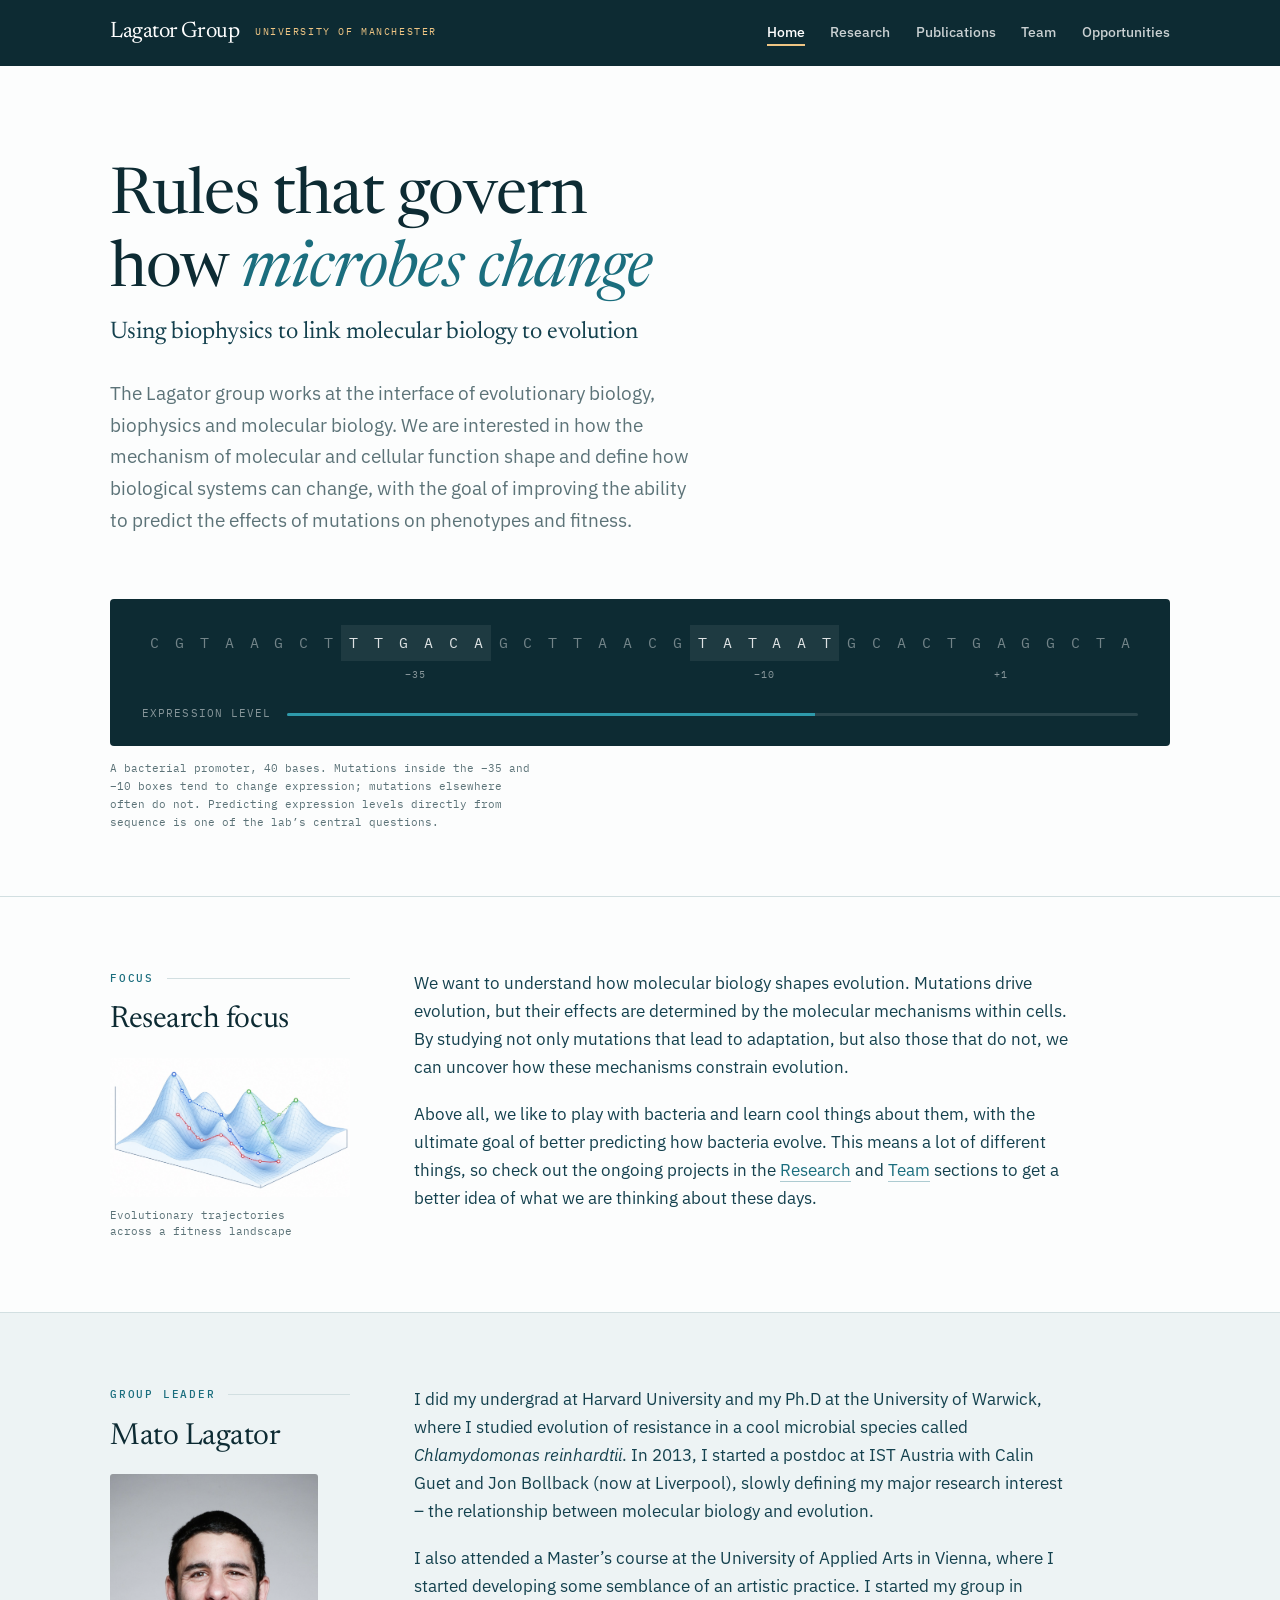
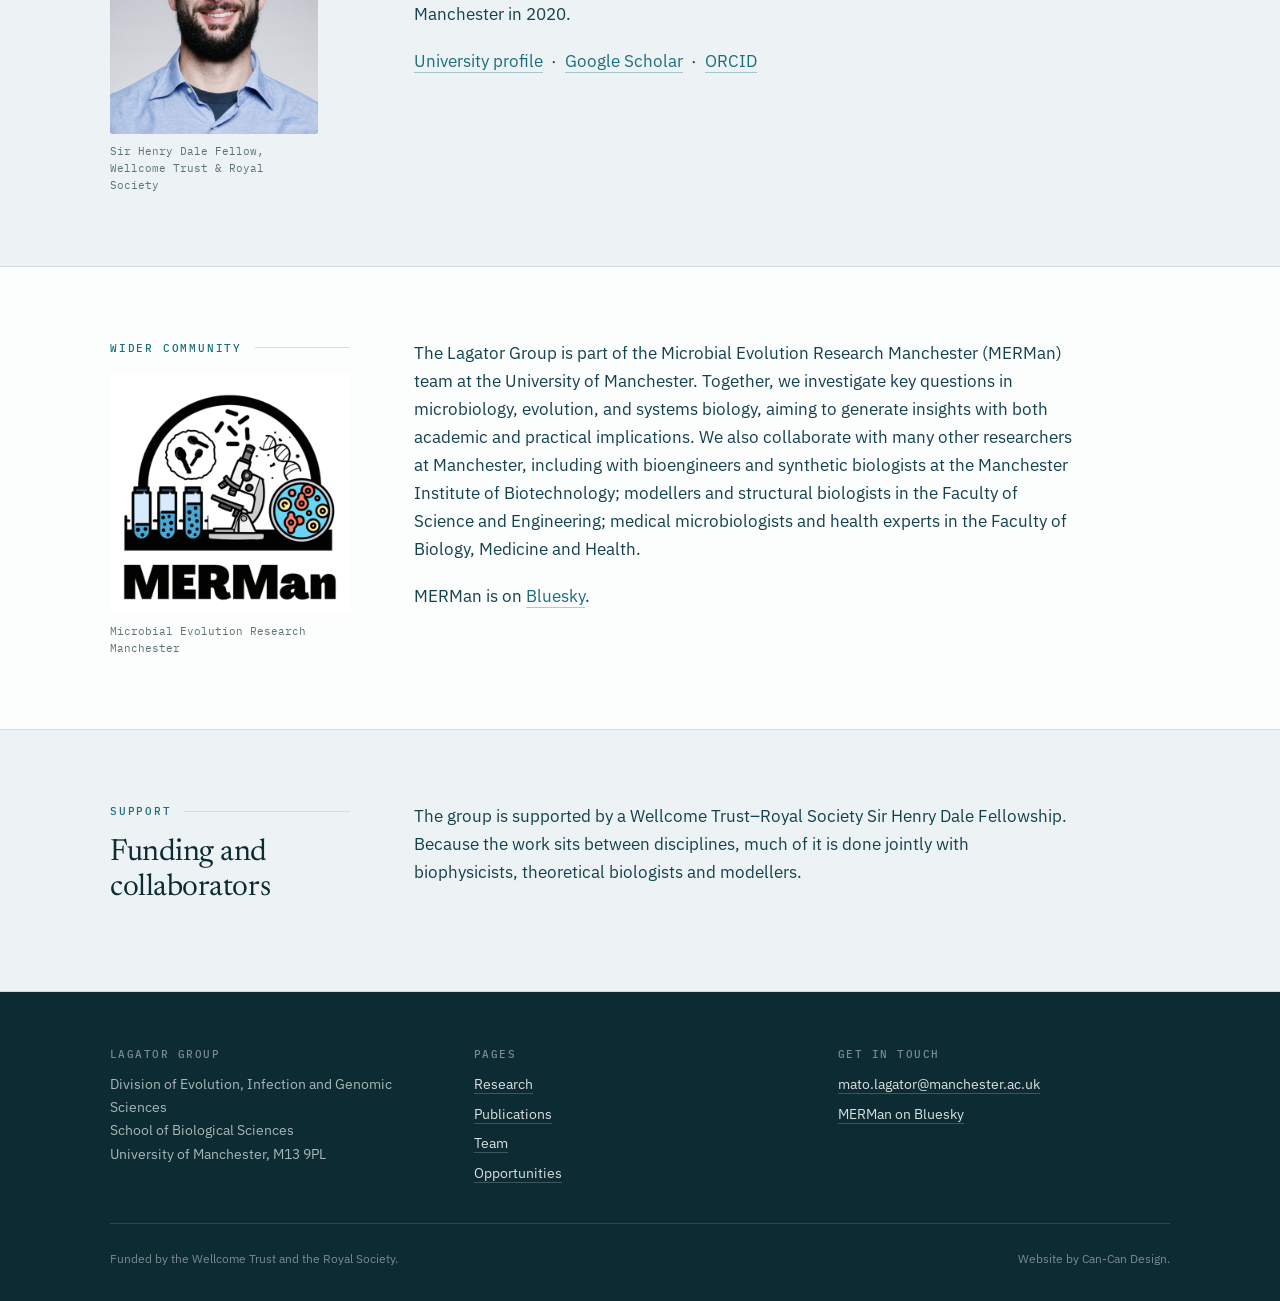
<file: index.html>
<!DOCTYPE html>
<html lang="en">
<head>
    <meta charset="UTF-8">
    <meta name="viewport" content="width=device-width, initial-scale=1.0">
    <title>Lagator Group | Molecular mechanisms and the evolution of bacteria</title>
    <meta name="description" content="The Lagator Group at the University of Manchester studies how molecular mechanisms shape and constrain evolution in bacteria, from promoters to antibiotic resistance.">
    <link rel="stylesheet" href="styles.css">
    <link rel="preconnect" href="https://fonts.googleapis.com">
    <link rel="preconnect" href="https://fonts.gstatic.com" crossorigin>
    <link href="https://fonts.googleapis.com/css2?family=IBM+Plex+Mono:wght@400;500&amp;family=IBM+Plex+Sans:wght@400;500;600&amp;family=Newsreader:ital,opsz,wght@0,6..72,300..500;1,6..72,300..400&amp;display=swap" rel="stylesheet">
</head>
<body>
    <a class="skip-link" href="#main">Skip to content</a>

    <header class="masthead">
        <div class="wrap">
            <a href="index.html" class="wordmark">Lagator Group <span>University of Manchester</span></a>
            <nav aria-label="Main">
                <ul>
                    <li><a href="index.html" aria-current="page">Home</a></li>
                    <li><a href="research.html">Research</a></li>
                    <li><a href="publications.html">Publications</a></li>
                    <li><a href="team.html">Team</a></li>
                    <li><a href="opportunities.html">Opportunities</a></li>
                </ul>
            </nav>
        </div>
    </header>

    <main id="main">

        <section class="hero">
            <div class="wrap">
                <h1>Rules that govern<br> how <em>microbes change</em></h1>
                <p class="tagline">Using biophysics to link molecular biology to evolution</p>
                <p class="lede">The Lagator group works at the interface of evolutionary biology, biophysics and molecular biology. We are interested in how the mechanism of molecular and cellular function shape and define how biological systems can change, with the goal of improving the ability to predict the effects of mutations on phenotypes and fitness.</p>

                <div class="promoter" aria-hidden="true">
                    <div class="promoter__seq" id="seq"></div>
                    <div class="promoter__ticks">
                        <span style="grid-column: 9 / span 6;">&minus;35</span>
                        <span style="grid-column: 23 / span 6;">&minus;10</span>
                        <span style="grid-column: 34 / span 3;">+1</span>
                    </div>
                    <div class="promoter__read">
                        <span>Expression level</span>
                        <span class="promoter__bar"><i id="expr"></i></span>
                    </div>
                </div>
                <p class="promoter__note">A bacterial promoter, 40 bases. Mutations inside the &minus;35 and &minus;10 boxes tend to change expression; mutations elsewhere often do not. Predicting expression levels directly from sequence is one of the lab&rsquo;s central questions.</p>
            </div>
        </section>

        <section class="band">
            <div class="wrap split">
                <div class="split__rail">
                    <p class="eyebrow">Focus</p>
                    <h2>Research focus</h2>
                    <img src="photos/biology.jpeg" alt="" class="portrait portrait--wide">
                    <p class="caption">Evolutionary trajectories across a fitness landscape</p>
                </div>
                <div class="split__body">
                    <p>We want to understand how molecular biology shapes evolution. Mutations drive evolution, but their effects are determined by the molecular mechanisms within cells. By studying not only mutations that lead to adaptation, but also those that do not, we can uncover how these mechanisms constrain evolution.</p>
                    <p>Above all, we like to play with bacteria and learn cool things about them, with the ultimate goal of better predicting how bacteria evolve. This means a lot of different things, so check out the ongoing projects in the <a href="research.html">Research</a> and <a href="team.html">Team</a> sections to get a better idea of what we are thinking about these days.</p>
                </div>
            </div>
        </section>

        <section class="band band--tint">
            <div class="wrap split">
                <div class="split__rail">
                    <p class="eyebrow">Group leader</p>
                    <h2>Mato Lagator</h2>
                    <img src="photos/mato_2026.jpeg" alt="Dr Mato Lagator" class="portrait">
                    <p class="caption">Sir Henry Dale Fellow, Wellcome Trust &amp; Royal Society</p>
                </div>
                <div class="split__body">
                    <p>I did my undergrad at Harvard University and my Ph.D at the University of Warwick, where I studied evolution of resistance in a cool microbial species called <i>Chlamydomonas reinhardtii</i>. In 2013, I started a postdoc at IST Austria with Calin Guet and Jon Bollback (now at Liverpool), slowly defining my major research interest &ndash; the relationship between molecular biology and evolution.</p>
                    <p>I also attended a Master&rsquo;s course at the University of Applied Arts in Vienna, where I started developing some semblance of an artistic practice. I started my group in Manchester in 2020.</p>
                    <p><a href="https://research.manchester.ac.uk/en/persons/mato.lagator/" target="_blank" rel="noopener noreferrer">University profile</a> &nbsp;·&nbsp; <a href="https://scholar.google.com/citations?user=OgkkH9kAAAAJ&amp;hl=en" target="_blank" rel="noopener noreferrer">Google Scholar</a> &nbsp;·&nbsp; <a href="https://orcid.org/0000-0001-7847-3594" target="_blank" rel="noopener noreferrer">ORCID</a></p>
                </div>
            </div>
        </section>

        <section class="band">
            <div class="wrap split">
                <div class="split__rail">
                    <p class="eyebrow">Wider community</p>
                    <img src="photos/MERMan.png" alt="MERMan logo" class="portrait portrait--logo">
                    <p class="caption">Microbial Evolution Research Manchester</p>
                </div>
                <div class="split__body">
                    <p>The Lagator Group is part of the Microbial Evolution Research Manchester (MERMan) team at the University of Manchester. Together, we investigate key questions in microbiology, evolution, and systems biology, aiming to generate insights with both academic and practical implications. We also collaborate with many other researchers at Manchester, including with bioengineers and synthetic biologists at the Manchester Institute of Biotechnology; modellers and structural biologists in the Faculty of Science and Engineering; medical microbiologists and health experts in the Faculty of Biology, Medicine and Health.</p>
                    <p>MERMan is on <a href="https://bsky.app/profile/mermanchester.bsky.social" target="_blank" rel="noopener noreferrer">Bluesky</a>.</p>
                </div>
            </div>
        </section>

        <section class="band band--tint">
            <div class="wrap split">
                <div class="split__rail">
                    <p class="eyebrow">Support</p>
                    <h2>Funding and collaborators</h2>
                </div>
                <div class="split__body">
                    <p>The group is supported by a Wellcome Trust&ndash;Royal Society Sir Henry Dale Fellowship. Because the work sits between disciplines, much of it is done jointly with biophysicists, theoretical biologists and modellers.</p>
                </div>
            </div>
        </section>

    </main>

    <footer>
        <div class="wrap">
            <div class="foot-grid">
                <div>
                    <h4>Lagator Group</h4>
                    <p>Division of Evolution, Infection and Genomic Sciences<br>
                    School of Biological Sciences<br>
                    University of Manchester, M13 9PL</p>
                </div>
                <div>
                    <h4>Pages</h4>
                    <ul>
                        <li><a href="research.html">Research</a></li>
                        <li><a href="publications.html">Publications</a></li>
                        <li><a href="team.html">Team</a></li>
                        <li><a href="opportunities.html">Opportunities</a></li>
                    </ul>
                </div>
                <div>
                    <h4>Get in touch</h4>
                    <ul>
                        <li><a href="mailto:mato.lagator@manchester.ac.uk">mato.lagator@manchester.ac.uk</a></li>
                        <li><a href="https://bsky.app/profile/mermanchester.bsky.social" target="_blank" rel="noopener noreferrer">MERMan on Bluesky</a></li>
                    </ul>
                </div>
            </div>
            <div class="colophon">
                <span>Funded by the Wellcome Trust and the Royal Society.</span>
                <span>Website by Can-Can Design.</span>
            </div>
        </div>
    </footer>

    <script>
    /* The promoter strip: a 40-base sequence where mutations appear over time.
       Mutations inside the -35 and -10 boxes move expression; the rest mostly
       don't. Static when the visitor prefers reduced motion. */
    (function () {
        var seqEl = document.getElementById('seq');
        if (!seqEl) return;

        var SEQ = 'CGTAAGCTTTGACAGCTTAACGTATAATGCACTGAGGCTA'.split('');
        var inBox = function (i) { return (i >= 8 && i <= 13) || (i >= 22 && i <= 27); };

        var bases = SEQ.map(function (ch, i) {
            var b = document.createElement('b');
            b.textContent = ch;
            if (inBox(i)) b.className = 'in-box';
            seqEl.appendChild(b);
            return b;
        });

        var bar = document.getElementById('expr');
        var level = 62;
        bar.style.width = level + '%';

        if (window.matchMedia('(prefers-reduced-motion: reduce)').matches) return;

        var letters = ['A', 'T', 'G', 'C'];

        setInterval(function () {
            var hot = Math.random() < 0.55, i;
            do { i = Math.floor(Math.random() * SEQ.length); } while (inBox(i) !== hot);

            var el = bases[i], next;
            do { next = letters[Math.floor(Math.random() * 4)]; } while (next === el.textContent);

            el.textContent = next;
            el.classList.add('flash');
            setTimeout(function () { el.classList.remove('flash'); }, 850);

            level += hot ? (Math.random() * 46 - 30) : (Math.random() * 8 - 4);
            level = Math.min(96, Math.max(6, level));
            bar.style.width = level.toFixed(0) + '%';
        }, 2400);
    })();
    </script>
</body>
</html>
</file>
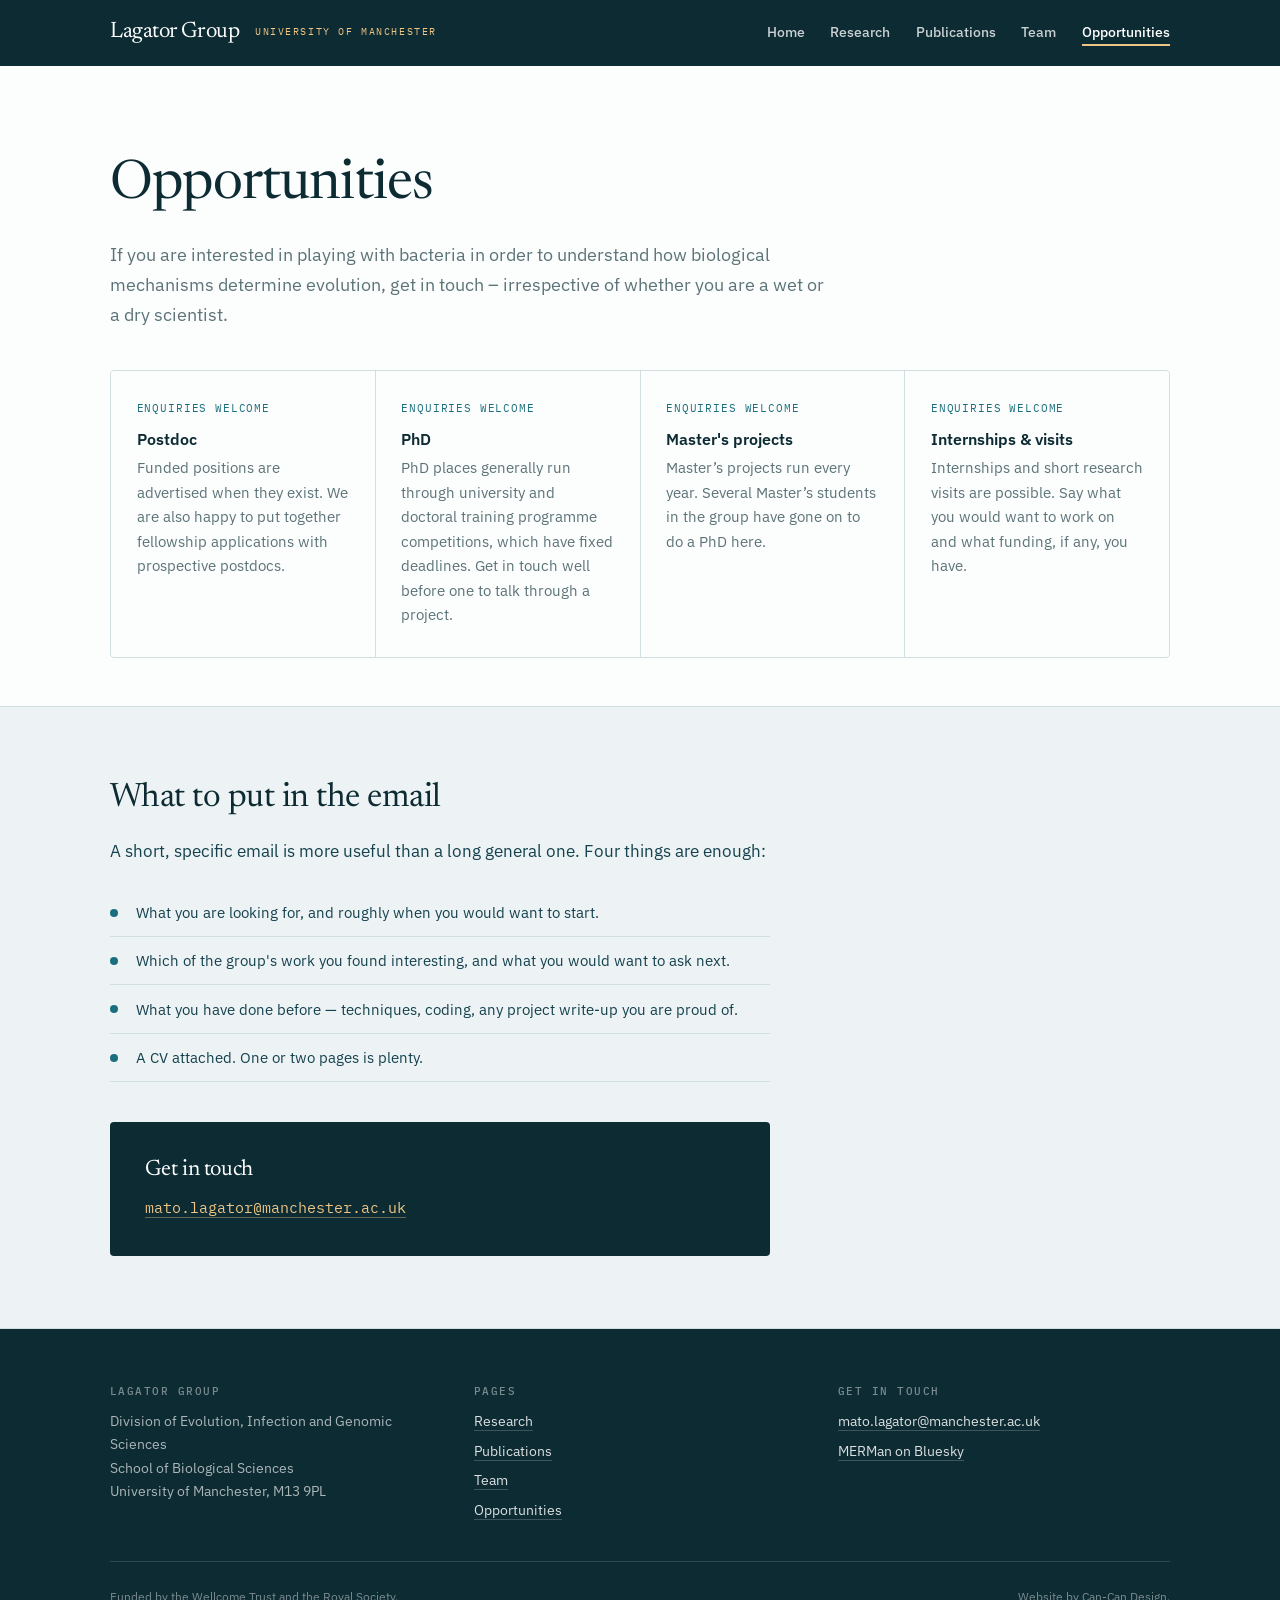
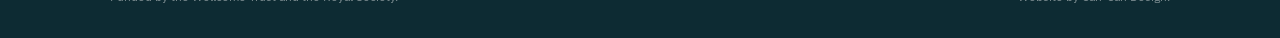
<file: opportunities.html>
<!DOCTYPE html>
<html lang="en">
<head>
    <meta charset="UTF-8">
    <meta name="viewport" content="width=device-width, initial-scale=1.0">
    <title>Opportunities | Lagator Group</title>
    <meta name="description" content="PhD, postdoc, Masters and internship opportunities in the Lagator Group, University of Manchester.">
    <link rel="stylesheet" href="styles.css">
    <link rel="preconnect" href="https://fonts.googleapis.com">
    <link rel="preconnect" href="https://fonts.gstatic.com" crossorigin>
    <link href="https://fonts.googleapis.com/css2?family=IBM+Plex+Mono:wght@400;500&amp;family=IBM+Plex+Sans:wght@400;500;600&amp;family=Newsreader:ital,opsz,wght@0,6..72,300..500;1,6..72,300..400&amp;display=swap" rel="stylesheet">
</head>
<body>
    <a class="skip-link" href="#main">Skip to content</a>

    <header class="masthead">
        <div class="wrap">
            <a href="index.html" class="wordmark">Lagator Group <span>University of Manchester</span></a>
            <nav aria-label="Main">
                <ul>
                    <li><a href="index.html">Home</a></li>
                    <li><a href="research.html">Research</a></li>
                    <li><a href="publications.html">Publications</a></li>
                    <li><a href="team.html">Team</a></li>
                    <li><a href="opportunities.html" aria-current="page">Opportunities</a></li>
                </ul>
            </nav>
        </div>
    </header>

    <main id="main">

        <section class="page-head">
            <div class="wrap">
                <h1>Opportunities</h1>
                <p class="lede">If you are interested in playing with bacteria in order to understand how biological mechanisms determine evolution, get in touch &ndash; irrespective of whether you are a wet or a dry scientist.</p>

                <div class="routes">

                    <article class="route">
                        <p class="status">Enquiries welcome</p>
                        <h3>Postdoc</h3>
                        <p>Funded positions are advertised when they exist. We are also happy to put together fellowship applications with prospective postdocs.</p>
                    </article>

                    <article class="route">
                        <p class="status">Enquiries welcome</p>
                        <h3>PhD</h3>
                        <p>PhD places generally run through university and doctoral training programme competitions, which have fixed deadlines. Get in touch well before one to talk through a project.</p>
                    </article>

                    <article class="route">
                        <p class="status">Enquiries welcome</p>
                        <h3>Master's projects</h3>
                        <p>Master&rsquo;s projects run every year. Several Master&rsquo;s students in the group have gone on to do a PhD here.</p>
                    </article>

                    <article class="route">
                        <p class="status">Enquiries welcome</p>
                        <h3>Internships &amp; visits</h3>
                        <p>Internships and short research visits are possible. Say what you would want to work on and what funding, if any, you have.</p>
                    </article>
                </div>
            </div>
        </section>

        <section class="band band--tint">
            <div class="wrap">
                <h2>What to put in the email</h2>
                <p class="measure">A short, specific email is more useful than a long general one. Four things are enough:</p>
                <ul class="checklist">
                    <li>What you are looking for, and roughly when you would want to start.</li>
                    <li>Which of the group's work you found interesting, and what you would want to ask next.</li>
                    <li>What you have done before — techniques, coding, any project write-up you are proud of.</li>
                    <li>A CV attached. One or two pages is plenty.</li>
                </ul>

                <div class="contact-card">
                    <h3>Get in touch</h3>
                    <p><a href="mailto:mato.lagator@manchester.ac.uk">mato.lagator@manchester.ac.uk</a></p>
                </div>
            </div>
        </section>

    </main>

    <footer>
        <div class="wrap">
            <div class="foot-grid">
                <div>
                    <h4>Lagator Group</h4>
                    <p>Division of Evolution, Infection and Genomic Sciences<br>
                    School of Biological Sciences<br>
                    University of Manchester, M13 9PL</p>
                </div>
                <div>
                    <h4>Pages</h4>
                    <ul>
                        <li><a href="research.html">Research</a></li>
                        <li><a href="publications.html">Publications</a></li>
                        <li><a href="team.html">Team</a></li>
                        <li><a href="opportunities.html">Opportunities</a></li>
                    </ul>
                </div>
                <div>
                    <h4>Get in touch</h4>
                    <ul>
                        <li><a href="mailto:mato.lagator@manchester.ac.uk">mato.lagator@manchester.ac.uk</a></li>
                        <li><a href="https://bsky.app/profile/mermanchester.bsky.social" target="_blank" rel="noopener noreferrer">MERMan on Bluesky</a></li>
                    </ul>
                </div>
            </div>
            <div class="colophon">
                <span>Funded by the Wellcome Trust and the Royal Society.</span>
                <span>Website by Can-Can Design.</span>
            </div>
        </div>
    </footer>
</body>
</html>
</file>
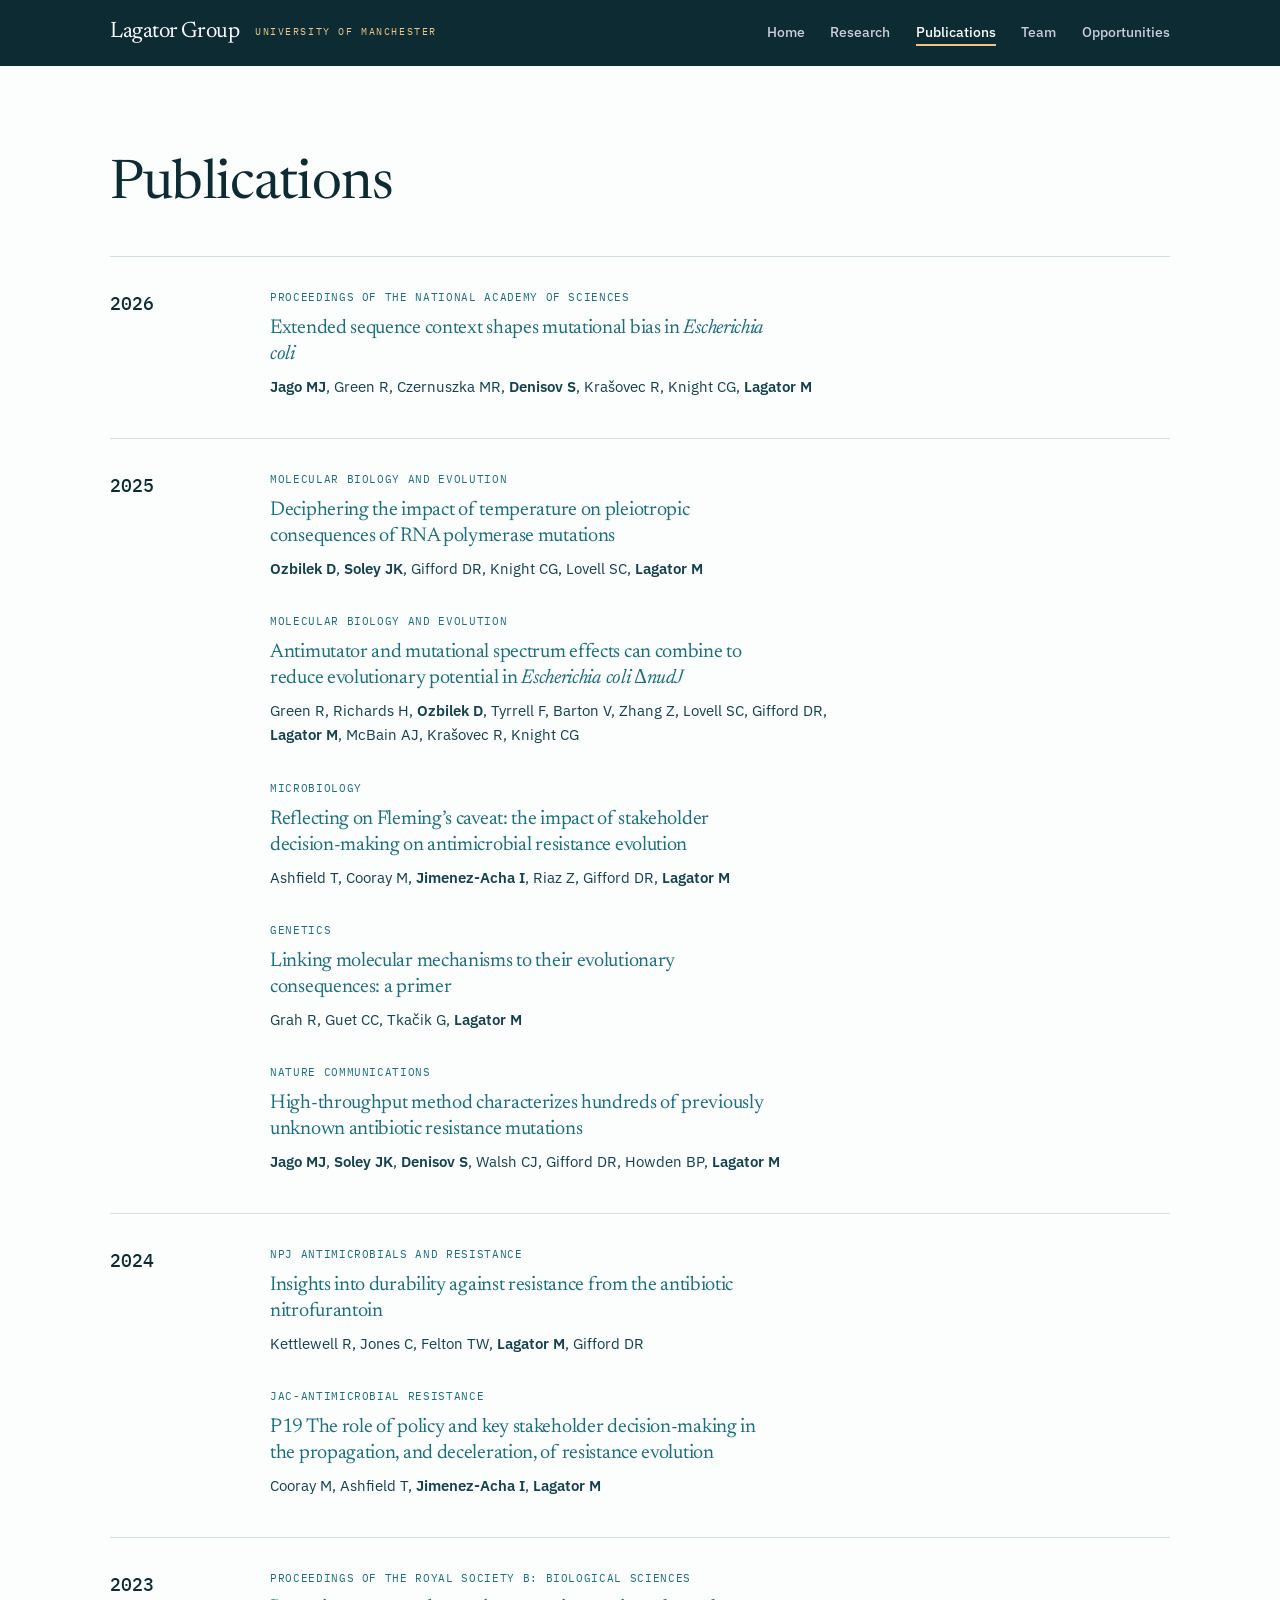
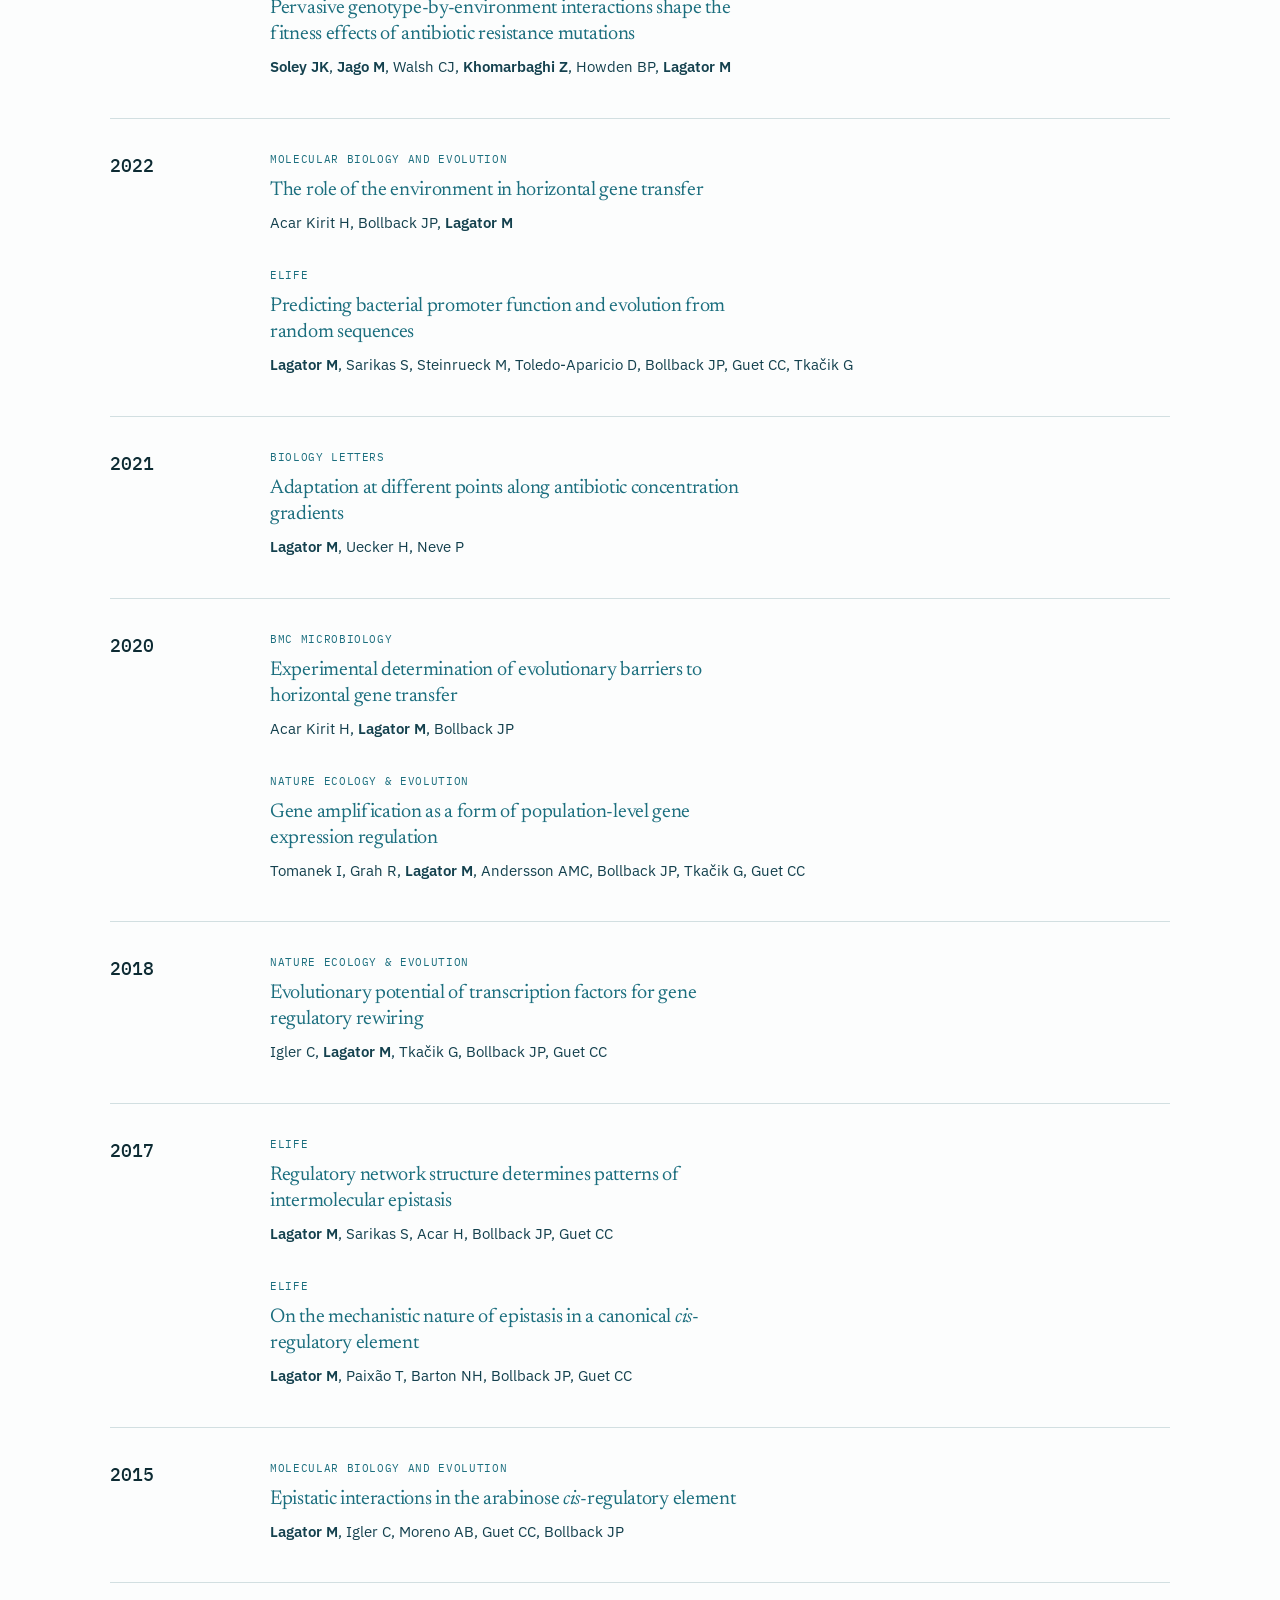
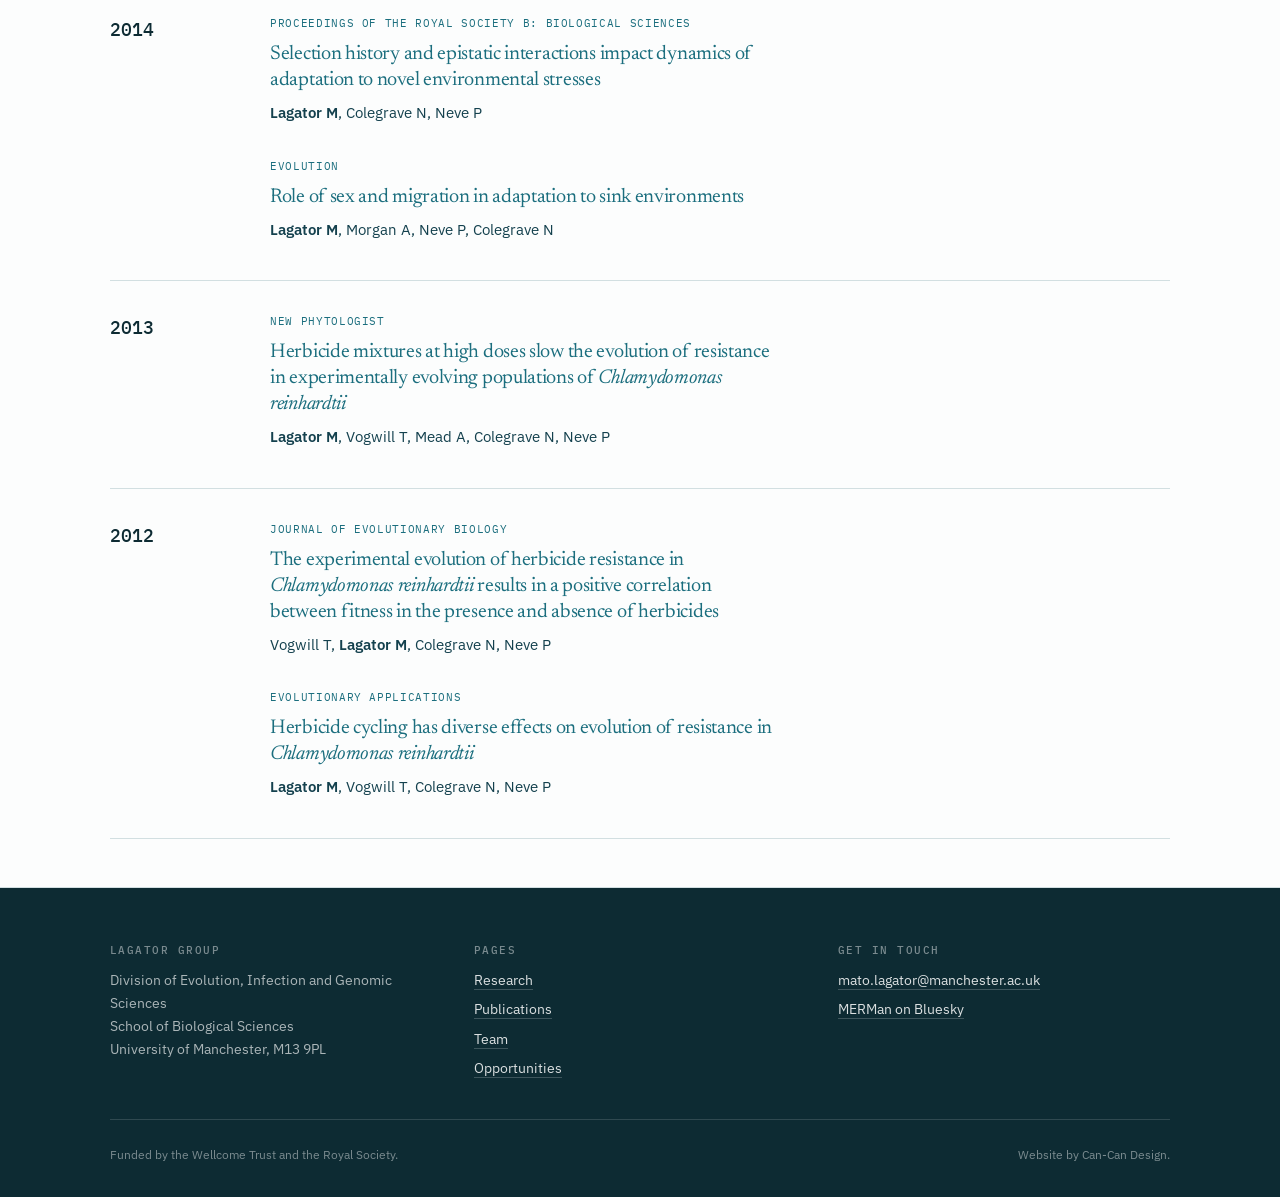
<file: publications.html>
<!DOCTYPE html>
<html lang="en">
<head>
    <meta charset="UTF-8">
    <meta name="viewport" content="width=device-width, initial-scale=1.0">
    <title>Publications | Lagator Group</title>
    <meta name="description" content="Publications from the Lagator lab, University of Manchester.">
    <link rel="stylesheet" href="styles.css">
    <link rel="preconnect" href="https://fonts.googleapis.com">
    <link rel="preconnect" href="https://fonts.gstatic.com" crossorigin>
    <link href="https://fonts.googleapis.com/css2?family=IBM+Plex+Mono:wght@400;500&amp;family=IBM+Plex+Sans:wght@400;500;600&amp;family=Newsreader:ital,opsz,wght@0,6..72,300..500;1,6..72,300..400&amp;display=swap" rel="stylesheet">
</head>
<body>
    <a class="skip-link" href="#main">Skip to content</a>

    <header class="masthead">
        <div class="wrap">
            <a href="index.html" class="wordmark">Lagator Group <span>University of Manchester</span></a>
            <nav aria-label="Main">
                <ul>
                    <li><a href="index.html">Home</a></li>
                    <li><a href="research.html">Research</a></li>
                    <li><a href="publications.html" aria-current="page">Publications</a></li>
                    <li><a href="team.html">Team</a></li>
                    <li><a href="opportunities.html">Opportunities</a></li>
                </ul>
            </nav>
        </div>
    </header>

    <main id="main">

        <section class="page-head">
            <div class="wrap">
                <h1>Publications</h1>
            </div>
        <!-- ==================================================================
             To add a paper, copy one <article class="paper"> block and edit it.
             The three parts are: journal name, linked title, and author list
             with lab members wrapped in <b>.

             Newest year goes at the top; newest paper at the top of its year.
             ================================================================== -->
            <div class="wrap">
                <div class="timeline">

                    <div class="year-group">
                        <div class="year">2026</div>
                        <div class="papers">
                            <article class="paper">
                                <p class="venue">Proceedings of the National Academy of Sciences</p>
                                <h3><a href="https://doi.org/10.1073/pnas.2601345123" target="_blank" rel="noopener noreferrer">Extended sequence context shapes mutational bias in <i>Escherichia coli</i></a></h3>
                                <p class="authors"><b>Jago MJ</b>, Green R, Czernuszka MR, <b>Denisov S</b>, Krašovec R, Knight CG, <b>Lagator M</b></p>
                            </article>
                        </div>
                    </div>

                    <div class="year-group">
                        <div class="year">2025</div>
                        <div class="papers">
                            <article class="paper">
                                <p class="venue">Molecular Biology and Evolution</p>
                                <h3><a href="https://academic.oup.com/mbe/article-abstract/42/10/msaf226/8256354" target="_blank" rel="noopener noreferrer">Deciphering the impact of temperature on pleiotropic consequences of RNA polymerase mutations</a></h3>
                                <p class="authors"><b>Ozbilek D</b>, <b>Soley JK</b>, Gifford DR, Knight CG, Lovell SC, <b>Lagator M</b></p>
                            </article>
                            <article class="paper">
                                <p class="venue">Molecular Biology and Evolution</p>
                                <h3><a href="https://doi.org/10.1093/molbev/msaf182" target="_blank" rel="noopener noreferrer">Antimutator and mutational spectrum effects can combine to reduce evolutionary potential in <i>Escherichia coli</i> &Delta;<i>nudJ</i></a></h3>
                                <p class="authors">Green R, Richards H, <b>Ozbilek D</b>, Tyrrell F, Barton V, Zhang Z, Lovell SC, Gifford DR, <b>Lagator M</b>, McBain AJ, Krašovec R, Knight CG</p>
                            </article>
                            <article class="paper">
                                <p class="venue">Microbiology</p>
                                <h3><a href="https://doi.org/10.1099/mic.0.001534" target="_blank" rel="noopener noreferrer">Reflecting on Fleming’s caveat: the impact of stakeholder decision-making on antimicrobial resistance evolution</a></h3>
                                <p class="authors">Ashfield T, Cooray M, <b>Jimenez-Acha I</b>, Riaz Z, Gifford DR, <b>Lagator M</b></p>
                            </article>
                            <article class="paper">
                                <p class="venue">Genetics</p>
                                <h3><a href="https://academic.oup.com/genetics/article-abstract/229/2/iyae191/7909256" target="_blank" rel="noopener noreferrer">Linking molecular mechanisms to their evolutionary consequences: a primer</a></h3>
                                <p class="authors">Grah R, Guet CC, Tkačik G, <b>Lagator M</b></p>
                            </article>
                            <article class="paper">
                                <p class="venue">Nature Communications</p>
                                <h3><a href="https://www.nature.com/articles/s41467-025-56050-2" target="_blank" rel="noopener noreferrer">High-throughput method characterizes hundreds of previously unknown antibiotic resistance mutations</a></h3>
                                <p class="authors"><b>Jago MJ</b>, <b>Soley JK</b>, <b>Denisov S</b>, Walsh CJ, Gifford DR, Howden BP, <b>Lagator M</b></p>
                            </article>
                        </div>
                    </div>

                    <div class="year-group">
                        <div class="year">2024</div>
                        <div class="papers">
                            <article class="paper">
                                <p class="venue">npj Antimicrobials and Resistance</p>
                                <h3><a href="https://doi.org/10.1038/s44259-024-00056-1" target="_blank" rel="noopener noreferrer">Insights into durability against resistance from the antibiotic nitrofurantoin</a></h3>
                                <p class="authors">Kettlewell R, Jones C, Felton TW, <b>Lagator M</b>, Gifford DR</p>
                            </article>
                            <article class="paper">
                                <p class="venue">JAC-Antimicrobial Resistance</p>
                                <h3><a href="https://search.proquest.com/openview/de0017101441b6ab618227eb1ea9724d/1?pq-origsite=gscholar&amp;cbl=7097363" target="_blank" rel="noopener noreferrer">P19 The role of policy and key stakeholder decision-making in the propagation, and deceleration, of resistance evolution</a></h3>
                                <p class="authors">Cooray M, Ashfield T, <b>Jimenez-Acha I</b>, <b>Lagator M</b></p>
                            </article>
                        </div>
                    </div>

                    <div class="year-group">
                        <div class="year">2023</div>
                        <div class="papers">
                            <article class="paper">
                                <p class="venue">Proceedings of the Royal Society B: Biological Sciences</p>
                                <h3><a href="https://pmc.ncbi.nlm.nih.gov/articles/PMC10427823/" target="_blank" rel="noopener noreferrer">Pervasive genotype-by-environment interactions shape the fitness effects of antibiotic resistance mutations</a></h3>
                                <p class="authors"><b>Soley JK</b>, <b>Jago M</b>, Walsh CJ, <b>Khomarbaghi Z</b>, Howden BP, <b>Lagator M</b></p>
                            </article>
                        </div>
                    </div>

                    <div class="year-group">
                        <div class="year">2022</div>
                        <div class="papers">
                            <article class="paper">
                                <p class="venue">Molecular Biology and Evolution</p>
                                <h3><a href="https://academic.oup.com/mbe/article-abstract/39/11/msac220/6760356" target="_blank" rel="noopener noreferrer">The role of the environment in horizontal gene transfer</a></h3>
                                <p class="authors">Acar Kirit H, Bollback JP, <b>Lagator M</b></p>
                            </article>
                            <article class="paper">
                                <p class="venue">eLife</p>
                                <h3><a href="https://doi.org/10.7554/eLife.64543" target="_blank" rel="noopener noreferrer">Predicting bacterial promoter function and evolution from random sequences</a></h3>
                                <p class="authors"><b>Lagator M</b>, Sarikas S, Steinrueck M, Toledo-Aparicio D, Bollback JP, Guet CC, Tkačik G</p>
                            </article>
                        </div>
                    </div>

                    <div class="year-group">
                        <div class="year">2021</div>
                        <div class="papers">
                            <article class="paper">
                                <p class="venue">Biology Letters</p>
                                <h3><a href="https://pmc.ncbi.nlm.nih.gov/articles/PMC8113895/" target="_blank" rel="noopener noreferrer">Adaptation at different points along antibiotic concentration gradients</a></h3>
                                <p class="authors"><b>Lagator M</b>, Uecker H, Neve P</p>
                            </article>
                        </div>
                    </div>

                    <div class="year-group">
                        <div class="year">2020</div>
                        <div class="papers">
                            <article class="paper">
                                <p class="venue">BMC Microbiology</p>
                                <h3><a href="https://doi.org/10.1186/s12866-020-01983-5" target="_blank" rel="noopener noreferrer">Experimental determination of evolutionary barriers to horizontal gene transfer</a></h3>
                                <p class="authors">Acar Kirit H, <b>Lagator M</b>, Bollback JP</p>
                            </article>
                            <article class="paper">
                                <p class="venue">Nature Ecology &amp; Evolution</p>
                                <h3><a href="https://doi.org/10.1038/s41559-020-1132-7" target="_blank" rel="noopener noreferrer">Gene amplification as a form of population-level gene expression regulation</a></h3>
                                <p class="authors">Tomanek I, Grah R, <b>Lagator M</b>, Andersson AMC, Bollback JP, Tkačik G, Guet CC</p>
                            </article>
                        </div>
                    </div>

                    <div class="year-group">
                        <div class="year">2018</div>
                        <div class="papers">
                            <article class="paper">
                                <p class="venue">Nature Ecology &amp; Evolution</p>
                                <h3><a href="https://doi.org/10.1038/s41559-018-0651-y" target="_blank" rel="noopener noreferrer">Evolutionary potential of transcription factors for gene regulatory rewiring</a></h3>
                                <p class="authors">Igler C, <b>Lagator M</b>, Tkačik G, Bollback JP, Guet CC</p>
                            </article>
                        </div>
                    </div>

                    <div class="year-group">
                        <div class="year">2017</div>
                        <div class="papers">
                            <article class="paper">
                                <p class="venue">eLife</p>
                                <h3><a href="https://doi.org/10.7554/eLife.28921" target="_blank" rel="noopener noreferrer">Regulatory network structure determines patterns of intermolecular epistasis</a></h3>
                                <p class="authors"><b>Lagator M</b>, Sarikas S, Acar H, Bollback JP, Guet CC</p>
                            </article>
                            <article class="paper">
                                <p class="venue">eLife</p>
                                <h3><a href="https://doi.org/10.7554/eLife.25192" target="_blank" rel="noopener noreferrer">On the mechanistic nature of epistasis in a canonical <i>cis</i>-regulatory element</a></h3>
                                <p class="authors"><b>Lagator M</b>, Paixão T, Barton NH, Bollback JP, Guet CC</p>
                            </article>
                        </div>
                    </div>

                    <div class="year-group">
                        <div class="year">2015</div>
                        <div class="papers">
                            <article class="paper">
                                <p class="venue">Molecular Biology and Evolution</p>
                                <h3><a href="https://doi.org/10.1093/molbev/msv269" target="_blank" rel="noopener noreferrer">Epistatic interactions in the arabinose <i>cis</i>-regulatory element</a></h3>
                                <p class="authors"><b>Lagator M</b>, Igler C, Moreno AB, Guet CC, Bollback JP</p>
                            </article>
                        </div>
                    </div>

                    <div class="year-group">
                        <div class="year">2014</div>
                        <div class="papers">
                            <article class="paper">
                                <p class="venue">Proceedings of the Royal Society B: Biological Sciences</p>
                                <h3><a href="https://doi.org/10.1098/rspb.2014.1679" target="_blank" rel="noopener noreferrer">Selection history and epistatic interactions impact dynamics of adaptation to novel environmental stresses</a></h3>
                                <p class="authors"><b>Lagator M</b>, Colegrave N, Neve P</p>
                            </article>
                            <article class="paper">
                                <p class="venue">Evolution</p>
                                <h3><a href="https://doi.org/10.1111/evo.12440" target="_blank" rel="noopener noreferrer">Role of sex and migration in adaptation to sink environments</a></h3>
                                <p class="authors"><b>Lagator M</b>, Morgan A, Neve P, Colegrave N</p>
                            </article>
                        </div>
                    </div>

                    <div class="year-group">
                        <div class="year">2013</div>
                        <div class="papers">
                            <article class="paper">
                                <p class="venue">New Phytologist</p>
                                <h3><a href="https://doi.org/10.1111/nph.12195" target="_blank" rel="noopener noreferrer">Herbicide mixtures at high doses slow the evolution of resistance in experimentally evolving populations of <i>Chlamydomonas reinhardtii</i></a></h3>
                                <p class="authors"><b>Lagator M</b>, Vogwill T, Mead A, Colegrave N, Neve P</p>
                            </article>
                        </div>
                    </div>

                    <div class="year-group">
                        <div class="year">2012</div>
                        <div class="papers">
                            <article class="paper">
                                <p class="venue">Journal of Evolutionary Biology</p>
                                <h3><a href="https://doi.org/10.1111/j.1420-9101.2012.02558.x" target="_blank" rel="noopener noreferrer">The experimental evolution of herbicide resistance in <i>Chlamydomonas reinhardtii</i> results in a positive correlation between fitness in the presence and absence of herbicides</a></h3>
                                <p class="authors">Vogwill T, <b>Lagator M</b>, Colegrave N, Neve P</p>
                            </article>
                            <article class="paper">
                                <p class="venue">Evolutionary Applications</p>
                                <h3><a href="https://doi.org/10.1111/j.1752-4571.2012.00276.x" target="_blank" rel="noopener noreferrer">Herbicide cycling has diverse effects on evolution of resistance in <i>Chlamydomonas reinhardtii</i></a></h3>
                                <p class="authors"><b>Lagator M</b>, Vogwill T, Colegrave N, Neve P</p>
                            </article>
                        </div>
                    </div>

                </div>
            </div>
        </section>

    </main>

    <footer>
        <div class="wrap">
            <div class="foot-grid">
                <div>
                    <h4>Lagator Group</h4>
                    <p>Division of Evolution, Infection and Genomic Sciences<br>
                    School of Biological Sciences<br>
                    University of Manchester, M13 9PL</p>
                </div>
                <div>
                    <h4>Pages</h4>
                    <ul>
                        <li><a href="research.html">Research</a></li>
                        <li><a href="publications.html">Publications</a></li>
                        <li><a href="team.html">Team</a></li>
                        <li><a href="opportunities.html">Opportunities</a></li>
                    </ul>
                </div>
                <div>
                    <h4>Get in touch</h4>
                    <ul>
                        <li><a href="mailto:mato.lagator@manchester.ac.uk">mato.lagator@manchester.ac.uk</a></li>
                        <li><a href="https://bsky.app/profile/mermanchester.bsky.social" target="_blank" rel="noopener noreferrer">MERMan on Bluesky</a></li>
                    </ul>
                </div>
            </div>
            <div class="colophon">
                <span>Funded by the Wellcome Trust and the Royal Society.</span>
                <span>Website by Can-Can Design.</span>
            </div>
        </div>
    </footer>
</body>
</html>
</file>
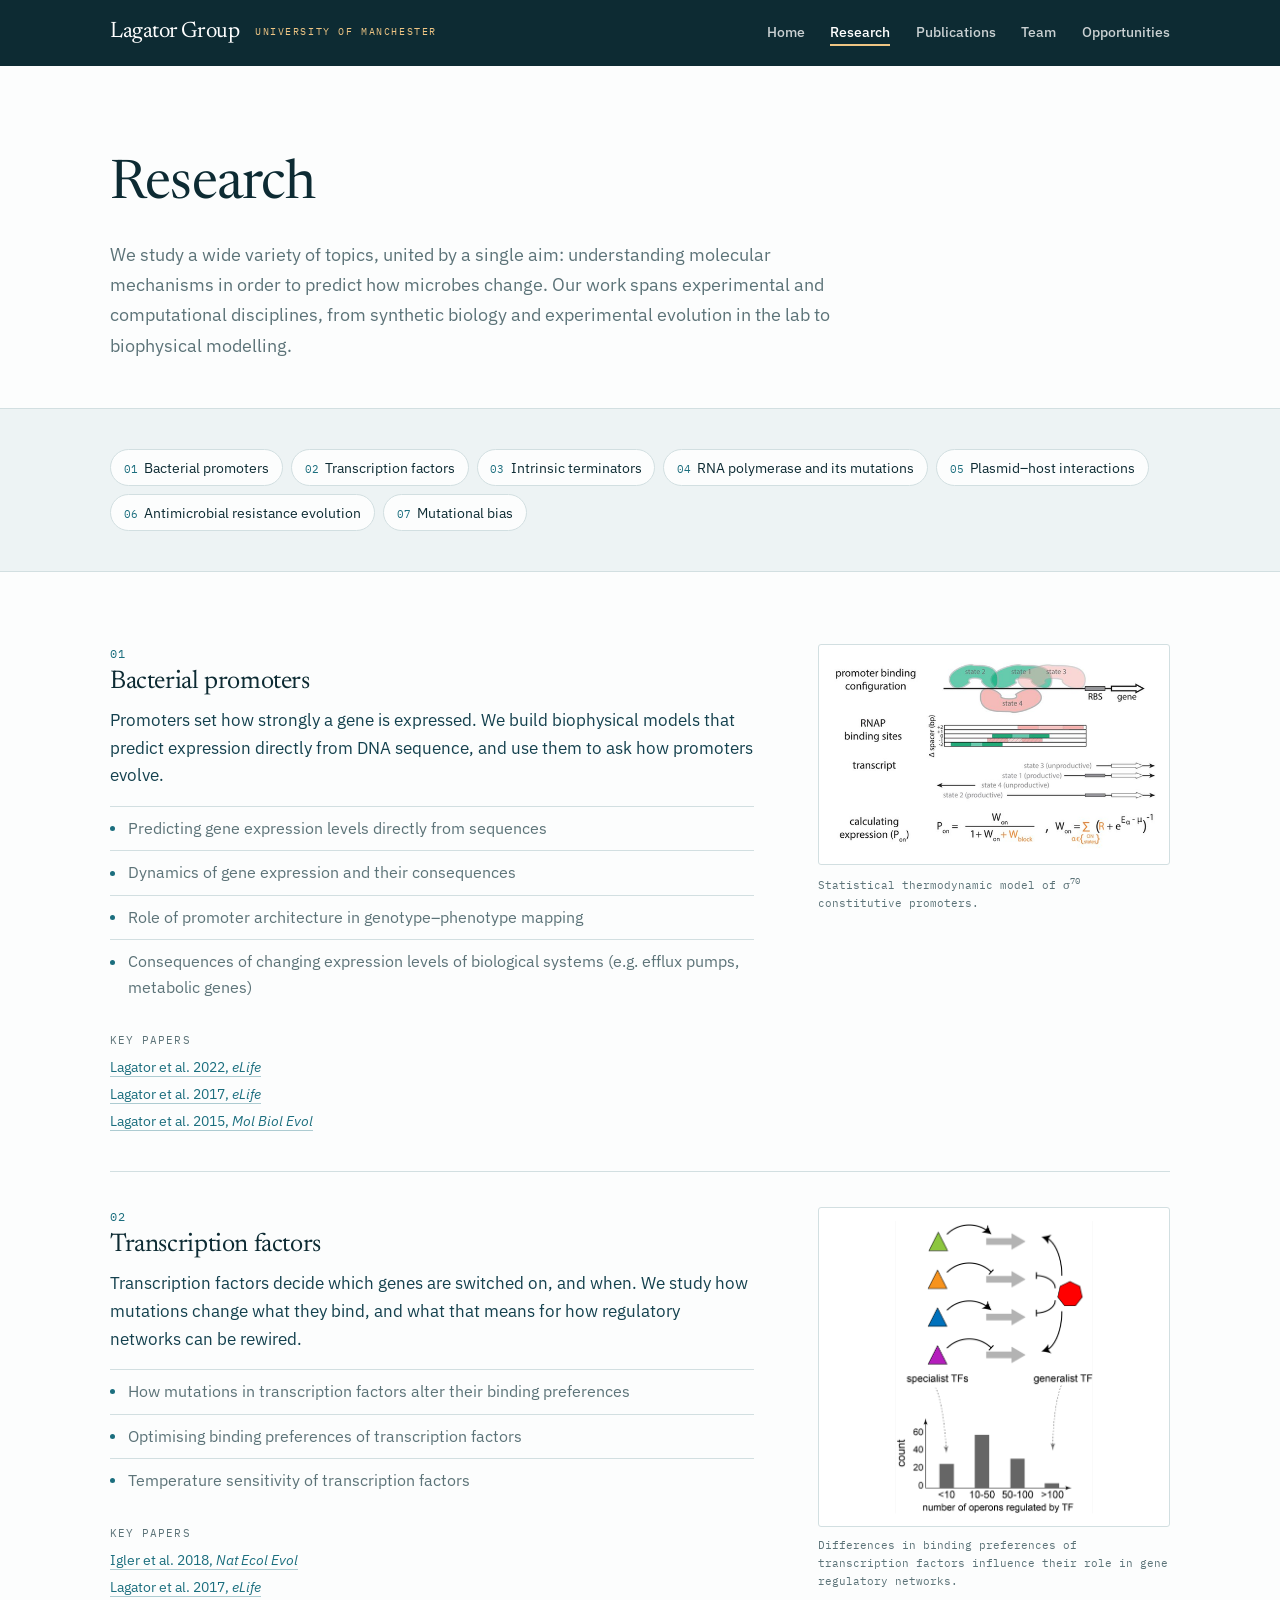
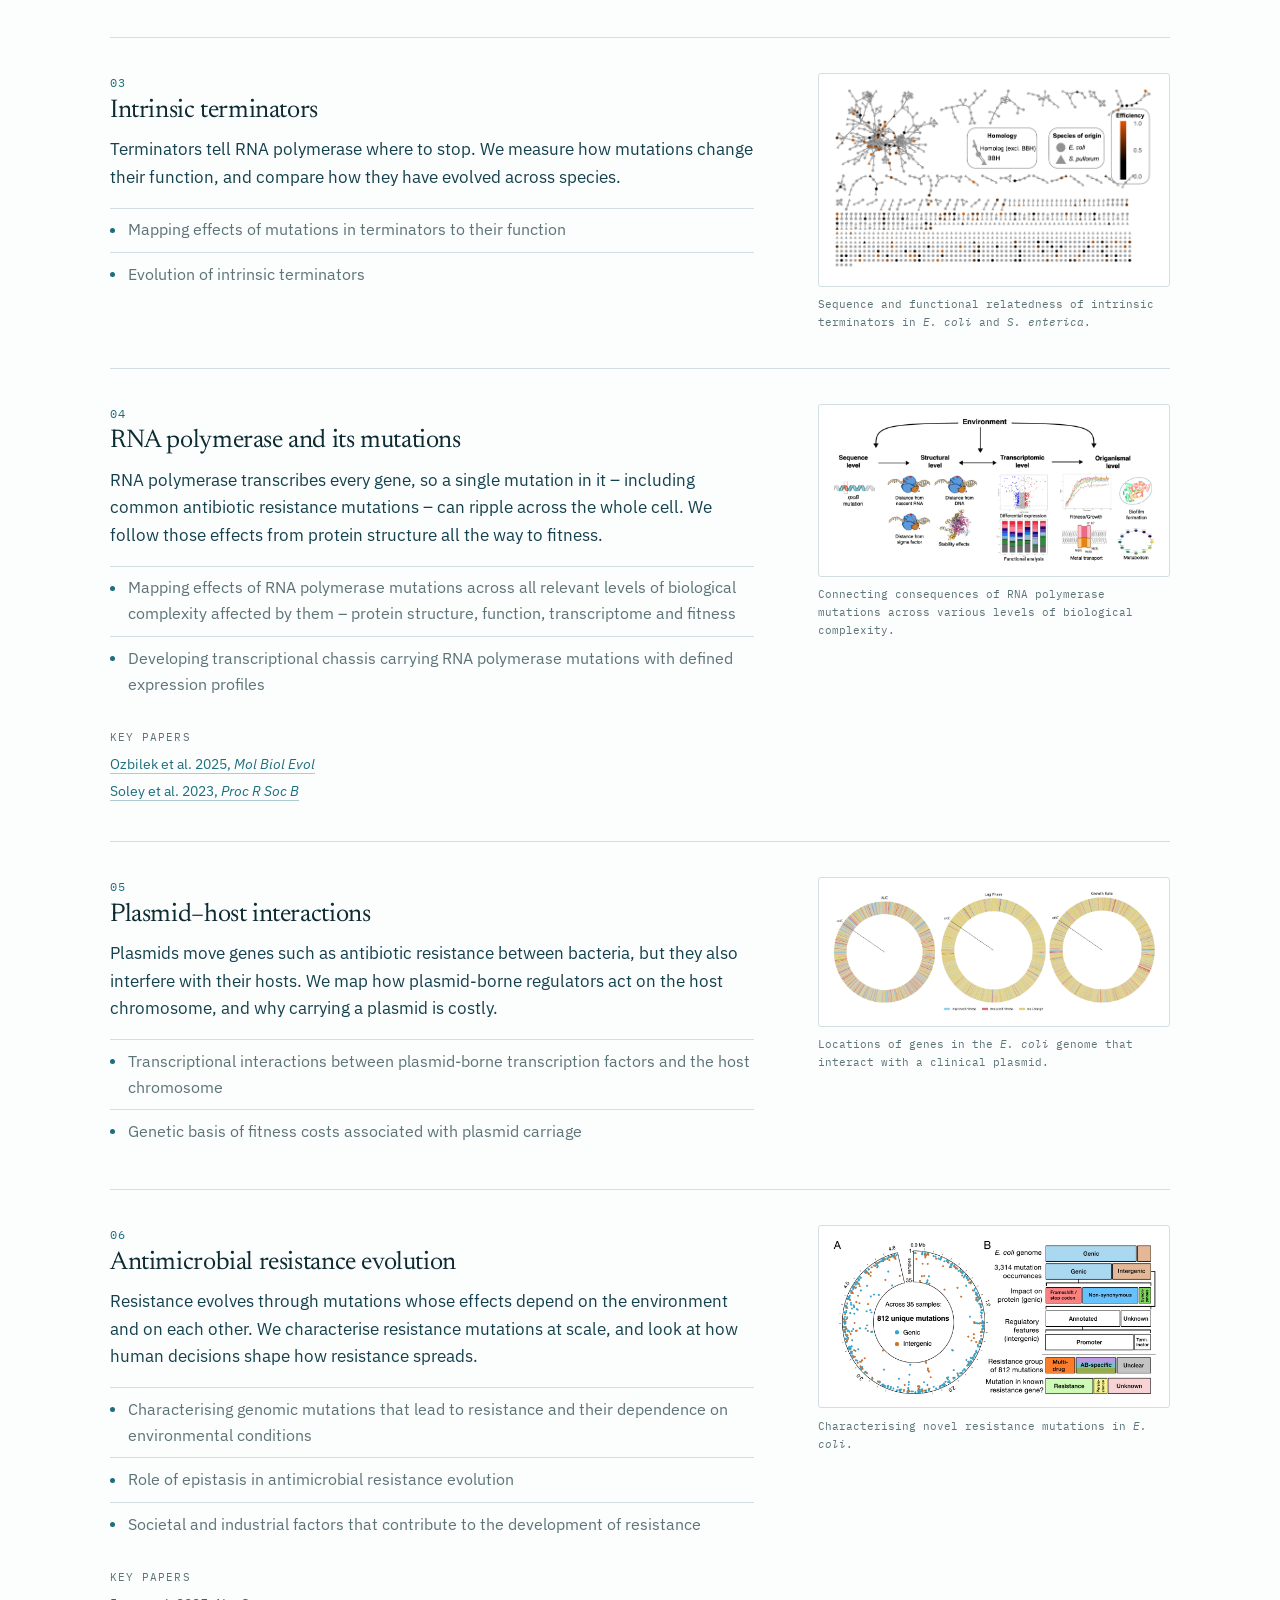
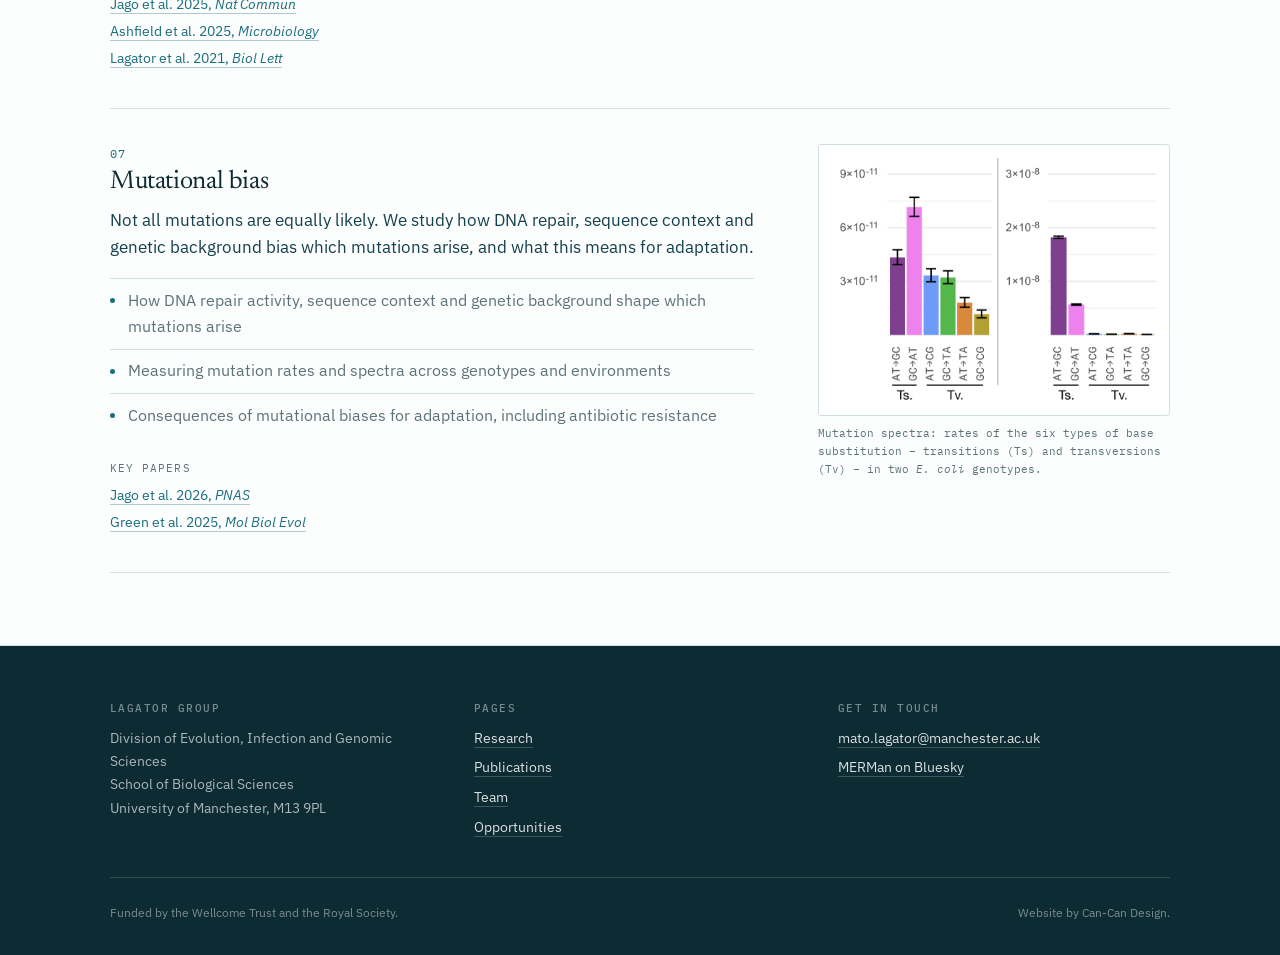
<file: research.html>
<!DOCTYPE html>
<html lang="en">
<head>
    <meta charset="UTF-8">
    <meta name="viewport" content="width=device-width, initial-scale=1.0">
    <title>Research | Lagator Group</title>
    <meta name="description" content="The Lagator lab works at the interface of evolutionary biology, biophysics and molecular biology to study the rules that govern how microbes change.">
    <link rel="stylesheet" href="styles.css">
    <link rel="preconnect" href="https://fonts.googleapis.com">
    <link rel="preconnect" href="https://fonts.gstatic.com" crossorigin>
    <link href="https://fonts.googleapis.com/css2?family=IBM+Plex+Mono:wght@400;500&amp;family=IBM+Plex+Sans:wght@400;500;600&amp;family=Newsreader:ital,opsz,wght@0,6..72,300..500;1,6..72,300..400&amp;display=swap" rel="stylesheet">
</head>
<body>
    <a class="skip-link" href="#main">Skip to content</a>

    <header class="masthead">
        <div class="wrap">
            <a href="index.html" class="wordmark">Lagator Group <span>University of Manchester</span></a>
            <nav aria-label="Main">
                <ul>
                    <li><a href="index.html">Home</a></li>
                    <li><a href="research.html" aria-current="page">Research</a></li>
                    <li><a href="publications.html">Publications</a></li>
                    <li><a href="team.html">Team</a></li>
                    <li><a href="opportunities.html">Opportunities</a></li>
                </ul>
            </nav>
        </div>
    </header>

    <main id="main">

        <section class="page-head">
            <div class="wrap">
                <h1>Research</h1>
                <p class="lede">We study a wide variety of topics, united by a single aim: understanding molecular mechanisms in order to predict how microbes change. Our work spans experimental and computational disciplines, from synthetic biology and experimental evolution in the lab to biophysical modelling.</p>
            </div>
        </section>

        <section class="band band--index">
            <div class="wrap">
                <nav class="topic-index" aria-label="Research topics">
                    <ul>
                        <li><a href="#promoters"><span>01</span> Bacterial promoters</a></li>
                        <li><a href="#tfs"><span>02</span> Transcription factors</a></li>
                        <li><a href="#terminators"><span>03</span> Intrinsic terminators</a></li>
                        <li><a href="#rnap"><span>04</span> RNA polymerase and its mutations</a></li>
                        <li><a href="#plasmid"><span>05</span> Plasmid&ndash;host interactions</a></li>
                        <li><a href="#amr"><span>06</span> Antimicrobial resistance evolution</a></li>
                        <li><a href="#mutbias"><span>07</span> Mutational bias</a></li>
                    </ul>
                </nav>
            </div>
        </section>

        <section class="band">
            <div class="wrap">
                <div class="areas">
                    <article class="area" id="promoters">
                        <div class="area__text">
                            <p class="area__num">01</p>
                            <h3>Bacterial promoters</h3>
                            <p class="area__intro">Promoters set how strongly a gene is expressed. We build biophysical models that predict expression directly from DNA sequence, and use them to ask how promoters evolve.</p>
                            <ul>
                                <li>Predicting gene expression levels directly from sequences</li>
                                <li>Dynamics of gene expression and their consequences</li>
                                <li>Role of promoter architecture in genotype&ndash;phenotype mapping</li>
                                <li>Consequences of changing expression levels of biological systems (e.g. efflux pumps, metabolic genes)</li>
                            </ul>
                            <dl class="area__meta">
                                <div>
                                    <dt>Key papers</dt>
                                    <dd><a href="https://doi.org/10.7554/eLife.64543" target="_blank" rel="noopener noreferrer">Lagator et al. 2022, <i>eLife</i></a></dd>
                                    <dd><a href="https://doi.org/10.7554/eLife.25192" target="_blank" rel="noopener noreferrer">Lagator et al. 2017, <i>eLife</i></a></dd>
                                    <dd><a href="https://doi.org/10.1093/molbev/msv269" target="_blank" rel="noopener noreferrer">Lagator et al. 2015, <i>Mol Biol Evol</i></a></dd>
                                </div>
                            </dl>
                        </div>
                    <figure class="area__fig">
                        <img src="photos/research/promoters.png" alt="" loading="lazy">
                        <figcaption>Statistical thermodynamic model of &sigma;<sup>70</sup> constitutive promoters.</figcaption>
                    </figure>
                    </article>
                    <article class="area" id="tfs">
                        <div class="area__text">
                            <p class="area__num">02</p>
                            <h3>Transcription factors</h3>
                            <p class="area__intro">Transcription factors decide which genes are switched on, and when. We study how mutations change what they bind, and what that means for how regulatory networks can be rewired.</p>
                            <ul>
                                <li>How mutations in transcription factors alter their binding preferences</li>
                                <li>Optimising binding preferences of transcription factors</li>
                                <li>Temperature sensitivity of transcription factors</li>
                            </ul>
                            <dl class="area__meta">
                                <div>
                                    <dt>Key papers</dt>
                                    <dd><a href="https://doi.org/10.1038/s41559-018-0651-y" target="_blank" rel="noopener noreferrer">Igler et al. 2018, <i>Nat Ecol Evol</i></a></dd>
                                    <dd><a href="https://doi.org/10.7554/eLife.28921" target="_blank" rel="noopener noreferrer">Lagator et al. 2017, <i>eLife</i></a></dd>
                                </div>
                            </dl>
                        </div>
                    <figure class="area__fig">
                        <img src="photos/research/transcription-factors.png" alt="" loading="lazy">
                        <figcaption>Differences in binding preferences of transcription factors influence their role in gene regulatory networks.</figcaption>
                    </figure>
                    </article>
                    <article class="area" id="terminators">
                        <div class="area__text">
                            <p class="area__num">03</p>
                            <h3>Intrinsic terminators</h3>
                            <p class="area__intro">Terminators tell RNA polymerase where to stop. We measure how mutations change their function, and compare how they have evolved across species.</p>
                            <ul>
                                <li>Mapping effects of mutations in terminators to their function</li>
                                <li>Evolution of intrinsic terminators</li>
                            </ul>
                        </div>
                    <figure class="area__fig">
                        <img src="photos/research/terminators.png" alt="" loading="lazy">
                        <figcaption>Sequence and functional relatedness of intrinsic terminators in <i>E. coli</i> and <i>S. enterica</i>.</figcaption>
                    </figure>
                    </article>
                    <article class="area" id="rnap">
                        <div class="area__text">
                            <p class="area__num">04</p>
                            <h3>RNA polymerase and its mutations</h3>
                            <p class="area__intro">RNA polymerase transcribes every gene, so a single mutation in it &ndash; including common antibiotic resistance mutations &ndash; can ripple across the whole cell. We follow those effects from protein structure all the way to fitness.</p>
                            <ul>
                                <li>Mapping effects of RNA polymerase mutations across all relevant levels of biological complexity affected by them &ndash; protein structure, function, transcriptome and fitness</li>
                                <li>Developing transcriptional chassis carrying RNA polymerase mutations with defined expression profiles</li>
                            </ul>
                            <dl class="area__meta">
                                <div>
                                    <dt>Key papers</dt>
                                    <dd><a href="https://doi.org/10.1093/molbev/msaf226" target="_blank" rel="noopener noreferrer">Ozbilek et al. 2025, <i>Mol Biol Evol</i></a></dd>
                                    <dd><a href="https://doi.org/10.1098/rspb.2023.1030" target="_blank" rel="noopener noreferrer">Soley et al. 2023, <i>Proc R Soc B</i></a></dd>
                                </div>
                            </dl>
                        </div>
                        <figure class="area__fig">
                            <img src="photos/research/rna-pol.jpeg" alt="" loading="lazy">
                            <figcaption>Connecting consequences of RNA polymerase mutations across various levels of biological complexity.</figcaption>
                        </figure>
                    </article>
                    <article class="area" id="plasmid">
                        <div class="area__text">
                            <p class="area__num">05</p>
                            <h3>Plasmid&ndash;host interactions</h3>
                            <p class="area__intro">Plasmids move genes such as antibiotic resistance between bacteria, but they also interfere with their hosts. We map how plasmid-borne regulators act on the host chromosome, and why carrying a plasmid is costly.</p>
                            <ul>
                                <li>Transcriptional interactions between plasmid-borne transcription factors and the host chromosome</li>
                                <li>Genetic basis of fitness costs associated with plasmid carriage</li>
                            </ul>
                        </div>
                    <figure class="area__fig">
                        <img src="photos/research/plasmid-host.png" alt="" loading="lazy">
                        <figcaption>Locations of genes in the <i>E. coli</i> genome that interact with a clinical plasmid.</figcaption>
                    </figure>
                    </article>

                    <article class="area" id="amr">
                        <div class="area__text">
                            <p class="area__num">06</p>
                            <h3>Antimicrobial resistance evolution</h3>
                            <p class="area__intro">Resistance evolves through mutations whose effects depend on the environment and on each other. We characterise resistance mutations at scale, and look at how human decisions shape how resistance spreads.</p>
                            <ul>
                                <li>Characterising genomic mutations that lead to resistance and their dependence on environmental conditions</li>
                                <li>Role of epistasis in antimicrobial resistance evolution</li>
                                <li>Societal and industrial factors that contribute to the development of resistance</li>
                            </ul>
                            <dl class="area__meta">
                                <div>
                                    <dt>Key papers</dt>
                                    <dd><a href="https://doi.org/10.1038/s41467-025-56050-2" target="_blank" rel="noopener noreferrer">Jago et al. 2025, <i>Nat Commun</i></a></dd>
                                    <dd><a href="https://doi.org/10.1099/mic.0.001534" target="_blank" rel="noopener noreferrer">Ashfield et al. 2025, <i>Microbiology</i></a></dd>
                                    <dd><a href="https://doi.org/10.1098/rsbl.2020.0913" target="_blank" rel="noopener noreferrer">Lagator et al. 2021, <i>Biol Lett</i></a></dd>
                                </div>
                            </dl>
                        </div>
                    <figure class="area__fig">
                        <img src="photos/research/amr.png" alt="" loading="lazy">
                        <figcaption>Characterising novel resistance mutations in <i>E. coli</i>.</figcaption>
                    </figure>
                    </article>
                    <article class="area" id="mutbias">
                        <div class="area__text">
                            <p class="area__num">07</p>
                            <h3>Mutational bias</h3>
                            <p class="area__intro">Not all mutations are equally likely. We study how DNA repair, sequence context and genetic background bias which mutations arise, and what this means for adaptation.</p>
                            <ul>
                                <li>How DNA repair activity, sequence context and genetic background shape which mutations arise</li>
                                <li>Measuring mutation rates and spectra across genotypes and environments</li>
                                <li>Consequences of mutational biases for adaptation, including antibiotic resistance</li>
                            </ul>
                            <dl class="area__meta">
                                <div>
                                    <dt>Key papers</dt>
                                    <dd><a href="https://doi.org/10.1073/pnas.2601345123" target="_blank" rel="noopener noreferrer">Jago et al. 2026, <i>PNAS</i></a></dd>
                                    <dd><a href="https://doi.org/10.1093/molbev/msaf182" target="_blank" rel="noopener noreferrer">Green et al. 2025, <i>Mol Biol Evol</i></a></dd>
                                </div>
                            </dl>
                        </div>
                        <figure class="area__fig">
                            <img src="photos/research/mutation-bias.png" alt="" loading="lazy">
                            <figcaption>Mutation spectra: rates of the six types of base substitution &ndash; transitions (Ts) and transversions (Tv) &ndash; in two <i>E. coli</i> genotypes.</figcaption>
                        </figure>
                    </article>
                </div>
            </div>
        </section>

    </main>

    <footer>
        <div class="wrap">
            <div class="foot-grid">
                <div>
                    <h4>Lagator Group</h4>
                    <p>Division of Evolution, Infection and Genomic Sciences<br>
                    School of Biological Sciences<br>
                    University of Manchester, M13 9PL</p>
                </div>
                <div>
                    <h4>Pages</h4>
                    <ul>
                        <li><a href="research.html">Research</a></li>
                        <li><a href="publications.html">Publications</a></li>
                        <li><a href="team.html">Team</a></li>
                        <li><a href="opportunities.html">Opportunities</a></li>
                    </ul>
                </div>
                <div>
                    <h4>Get in touch</h4>
                    <ul>
                        <li><a href="mailto:mato.lagator@manchester.ac.uk">mato.lagator@manchester.ac.uk</a></li>
                        <li><a href="https://bsky.app/profile/mermanchester.bsky.social" target="_blank" rel="noopener noreferrer">MERMan on Bluesky</a></li>
                    </ul>
                </div>
            </div>
            <div class="colophon">
                <span>Funded by the Wellcome Trust and the Royal Society.</span>
                <span>Website by Can-Can Design.</span>
            </div>
        </div>
    </footer>
</body>
</html>
</file>
<file: styles.css>
/* ==========================================================================
   Lagator Group — stylesheet
   Direction: clean academic minimal, deep teal / ink navy.
   Type: Newsreader (display) · IBM Plex Sans (body) · IBM Plex Mono (data)
   Role colours are lifted from the group's own Gantt chart palette so the
   website and the group-history figure speak the same visual language.
   ========================================================================== */

/* --- Tokens --------------------------------------------------------------- */

:root {
    /* Core palette */
    --ink:        #0D2B33;   /* deepest teal-navy: headers, display type */
    --ink-soft:   #14414E;   /* secondary dark */
    --teal:       #1B6E7E;   /* links, accents */
    --teal-lift:  #2E9AAB;   /* hover, highlights */
    --paper:      #FCFDFD;   /* page background */
    --mist:       #EDF3F4;   /* alternating bands, cards */
    --rule:       #D2DFE1;   /* hairlines */
    --muted:      #5C7378;   /* secondary text */

    /* Role colours — from lagator_gantt.R */
    --role-pi:        #0D2B33;
    --role-postdoc:   #EEC584;
    --role-technician:#E3A08B;
    --role-phd:       #1B6E7E;
    --role-masters:   #8CC0C8;

    /* Type */
    --display: "Newsreader", Georgia, "Times New Roman", serif;
    --body:    "IBM Plex Sans", -apple-system, BlinkMacSystemFont, "Segoe UI", sans-serif;
    --mono:    "IBM Plex Mono", ui-monospace, "SF Mono", Menlo, monospace;

    /* Measure & rhythm */
    --w-page: 1140px;
    --w-text: 66ch;
    --pad:    clamp(1.25rem, 4vw, 2.5rem);
    --gap:    clamp(2.5rem, 6vw, 4.5rem);
}

*, *::before, *::after { box-sizing: border-box; }

/* --- Base ----------------------------------------------------------------- */

body {
    margin: 0;
    background: var(--paper);
    color: var(--ink-soft);
    font-family: var(--body);
    font-size: 1.0625rem;
    line-height: 1.65;
    -webkit-font-smoothing: antialiased;
}

h1, h2, h3, h4 {
    font-family: var(--display);
    color: var(--ink);
    font-weight: 400;
    line-height: 1.15;
    letter-spacing: -0.015em;
    margin: 0;
}

p { margin: 0 0 1.1em; }
p:last-child { margin-bottom: 0; }

a {
    color: var(--teal);
    text-decoration: none;
    border-bottom: 1px solid color-mix(in srgb, var(--teal) 35%, transparent);
    transition: color .18s ease, border-color .18s ease;
}

a:hover {
    color: var(--teal-lift);
    border-bottom-color: var(--teal-lift);
}

img { max-width: 100%; display: block; }

:focus-visible {
    outline: 2px solid var(--teal-lift);
    outline-offset: 3px;
    border-radius: 2px;
}

.skip-link {
    position: absolute;
    left: -9999px;
    top: 0;
    background: var(--ink);
    color: #fff;
    padding: .65rem 1rem;
    z-index: 100;
    border: 0;
}

.skip-link:focus {
    left: 0;
}

/* --- Shared layout helpers ------------------------------------------------ */

.wrap {
    max-width: var(--w-page);
    margin: 0 auto;
    padding-left: var(--pad);
    padding-right: var(--pad);
}

.measure { max-width: var(--w-text); }

/* Small uppercase mono label used to name each block of content. */
.eyebrow {
    font-family: var(--mono);
    font-size: .7rem;
    font-weight: 500;
    letter-spacing: .16em;
    text-transform: uppercase;
    color: var(--teal);
    margin: 0 0 1rem;
    display: flex;
    align-items: center;
    gap: .8rem;
}

.eyebrow::after {
    content: "";
    flex: 1;
    height: 1px;
    background: var(--rule);
}

/* --- Header --------------------------------------------------------------- */

.masthead {
    background: var(--ink);
    color: #fff;
    position: sticky;
    top: 0;
    z-index: 50;
}

.masthead .wrap {
    display: flex;
    flex-wrap: wrap;
    align-items: baseline;
    justify-content: space-between;
    gap: .5rem 2rem;
    padding-top: .9rem;
    padding-bottom: .9rem;
}

.wordmark {
    font-family: var(--display);
    font-size: 1.4rem;
    letter-spacing: -0.02em;
    color: #fff;
    border: 0;
    white-space: nowrap;
}

.wordmark:hover { color: #fff; }

.wordmark span {
    font-family: var(--mono);
    font-size: .62rem;
    letter-spacing: .16em;
    text-transform: uppercase;
    color: var(--role-postdoc);
    margin-left: .7rem;
    vertical-align: 2px;
}

.masthead nav ul {
    display: flex;
    flex-wrap: wrap;
    gap: 1.6rem;
    list-style: none;
    margin: 0;
    padding: 0;
}

.masthead nav a {
    color: rgba(255,255,255,.78);
    font-size: .875rem;
    font-weight: 500;
    border: 0;
    padding-bottom: 3px;
    border-bottom: 2px solid transparent;
}

.masthead nav a:hover { color: #fff; }

.masthead nav a[aria-current="page"] {
    color: #fff;
    border-bottom-color: var(--role-postdoc);
}

/* --- Page head ------------------------------------------------------------ */

.page-head {
    padding: clamp(3rem, 8vw, 5.5rem) 0 clamp(2rem, 5vw, 3rem);
    border-bottom: 1px solid var(--rule);
}

.page-head h1 {
    font-size: clamp(2.3rem, 5.5vw, 3.4rem);
    max-width: 18ch;
}

.page-head .lede {
    font-size: 1.15rem;
    color: var(--muted);
    max-width: var(--w-text);
    margin-top: 1.4rem;
}

/* --- Sections ------------------------------------------------------------- */

.band {
    padding: var(--gap) 0;
    border-bottom: 1px solid var(--rule);
}

.band--tint { background: var(--mist); }

.band > .wrap > h2 {
    font-size: clamp(1.6rem, 3.2vw, 2.1rem);
    max-width: 20ch;
    margin-bottom: 1.2rem;
}

/* Two-column: sticky label rail on the left, prose on the right. */
.split {
    display: grid;
    grid-template-columns: minmax(0, 15rem) minmax(0, 1fr);
    gap: clamp(1.5rem, 5vw, 4rem);
    align-items: start;
}

.split__rail { position: sticky; top: 5.5rem; }

.split__rail h2 {
    font-size: clamp(1.5rem, 2.6vw, 1.9rem);
    margin-bottom: .8rem;
}

.split__rail .portrait {
    width: 100%;
    max-width: 13rem;
    aspect-ratio: 4 / 5;
    object-fit: cover;
    border-radius: 3px;
    margin-top: 1.2rem;
    filter: grayscale(.15);
}

/* Landscape images in the rail are shown whole rather than cropped to 4:5. */
.split__rail .portrait--wide {
    max-width: 15rem;
    aspect-ratio: auto;
    object-fit: contain;
}

/* Logos keep their full shape and colour, unlike photo portraits. */
.split__rail .portrait--logo {
    max-width: 15rem;
    aspect-ratio: auto;
    object-fit: contain;
    filter: none;
    margin-top: 0;
}

.split__rail .caption {
    font-family: var(--mono);
    font-size: .7rem;
    color: var(--muted);
    margin-top: .6rem;
    max-width: 13rem;
    line-height: 1.5;
}

.split__body > p { max-width: var(--w-text); }

/* --- Home: the promoter strip (signature element) ------------------------- */

.hero {
    padding: clamp(3.5rem, 9vw, 6rem) 0 clamp(2.5rem, 6vw, 4rem);
    border-bottom: 1px solid var(--rule);
}

.hero h1 {
    font-size: clamp(2.4rem, 6vw, 4rem);
    max-width: 22ch;
    margin-bottom: 1.5rem;
}

.hero h1 em {
    font-style: italic;
    color: var(--teal);
}

/* Home tagline: a small serif subheading tucked under the title. */
.hero .tagline {
    font-family: var(--display);
    font-size: clamp(1.2rem, 2.2vw, 1.5rem);
    font-weight: 400;
    line-height: 1.3;
    color: var(--ink-soft);
    margin: -1rem 0 1.8rem;
}

.hero .lede {
    font-size: 1.2rem;
    color: var(--muted);
    max-width: 54ch;
}

.promoter {
    margin-top: clamp(2.5rem, 6vw, 4rem);
    padding: 1.6rem clamp(1rem, 3vw, 2rem) 1.4rem;
    background: var(--ink);
    border-radius: 4px;
    overflow: hidden;
}

.promoter__seq,
.promoter__ticks {
    display: grid;
    grid-template-columns: repeat(40, 1fr);
    gap: 0;
}

.promoter__seq b {
    font-family: var(--mono);
    font-weight: 400;
    font-size: clamp(.62rem, 1.7vw, .95rem);
    text-align: center;
    color: rgba(255,255,255,.42);
    padding: .35rem 0;
    transition: color .35s ease, background-color .35s ease;
}

.promoter__seq b.in-box {
    background: rgba(255,255,255,.07);
    color: rgba(255,255,255,.85);
}

.promoter__seq b.flash {
    color: var(--ink);
    background: var(--role-postdoc);
}

.promoter__ticks {
    margin-top: .35rem;
    font-family: var(--mono);
    font-size: .62rem;
    letter-spacing: .1em;
    color: rgba(255,255,255,.5);
}

.promoter__ticks span { text-align: center; }

.promoter__read {
    display: flex;
    align-items: center;
    gap: 1rem;
    margin-top: 1.4rem;
    font-family: var(--mono);
    font-size: .68rem;
    letter-spacing: .1em;
    text-transform: uppercase;
    color: rgba(255,255,255,.5);
}

.promoter__bar {
    flex: 1;
    height: 3px;
    background: rgba(255,255,255,.12);
    border-radius: 2px;
    overflow: hidden;
}

.promoter__bar i {
    display: block;
    height: 100%;
    width: 62%;
    background: var(--teal-lift);
    transition: width 1.1s cubic-bezier(.4, 0, .2, 1);
}

.promoter__note {
    font-family: var(--mono);
    font-size: .7rem;
    line-height: 1.6;
    color: var(--muted);
    margin-top: .9rem;
    max-width: 60ch;
}

/* --- Research: topics ----------------------------------------------------- */

.topics {
    display: grid;
    grid-template-columns: repeat(auto-fit, minmax(16rem, 1fr));
    gap: 1px;
    background: var(--rule);
    border: 1px solid var(--rule);
    border-radius: 4px;
    overflow: hidden;
    margin-top: 2.5rem;
}

.topic {
    background: var(--paper);
    padding: 1.8rem 1.6rem 2rem;
}

.topic h3 {
    font-family: var(--body);
    font-size: 1.05rem;
    font-weight: 600;
    letter-spacing: 0;
    margin-bottom: .6rem;
}

.topic p {
    font-size: .95rem;
    color: var(--muted);
}

.topic .methods {
    font-family: var(--mono);
    font-size: .66rem;
    letter-spacing: .06em;
    text-transform: uppercase;
    color: var(--teal);
    margin-top: 1rem;
    padding-top: .8rem;
    border-top: 1px solid var(--rule);
    line-height: 1.7;
}

/* Approach — a genuine sequence, so the numbering carries meaning. */
.steps {
    display: grid;
    grid-template-columns: repeat(auto-fit, minmax(15rem, 1fr));
    gap: clamp(1.5rem, 4vw, 3rem);
    margin-top: 2.5rem;
    counter-reset: step;
}

.step { counter-increment: step; }

.step::before {
    content: "0" counter(step);
    display: block;
    font-family: var(--mono);
    font-size: .72rem;
    letter-spacing: .12em;
    color: var(--teal);
    padding-bottom: .7rem;
    margin-bottom: .9rem;
    border-bottom: 2px solid var(--ink);
}

.step h3 {
    font-size: 1.3rem;
    margin-bottom: .5rem;
}

.step p { font-size: .95rem; color: var(--muted); }

/* --- Publications --------------------------------------------------------- */

.timeline { margin-top: 2.5rem; }

.year-group {
    display: grid;
    grid-template-columns: minmax(0, 7rem) minmax(0, 1fr);
    gap: clamp(1rem, 4vw, 3rem);
    padding: 2rem 0;
    border-top: 1px solid var(--rule);
}

.year-group:last-child { border-bottom: 1px solid var(--rule); }

.year-group > .year {
    font-family: var(--mono);
    font-size: 1.1rem;
    font-weight: 500;
    color: var(--ink);
    position: sticky;
    top: 5.5rem;
    align-self: start;
}

.paper { margin-bottom: 2rem; }
.paper:last-child { margin-bottom: 0; }

.paper h3 {
    font-size: 1.25rem;
    line-height: 1.3;
    margin-bottom: .5rem;
    max-width: 46ch;
}

.paper h3 a { border-bottom-color: transparent; }
.paper h3 a:hover { border-bottom-color: var(--teal-lift); }

.paper .authors {
    font-size: .92rem;
    color: var(--ink-soft);
    margin-bottom: .4rem;
    max-width: var(--w-text);
}

.paper .authors b { font-weight: 600; }

.paper .summary {
    font-size: .95rem;
    color: var(--muted);
    max-width: var(--w-text);
}

.paper .venue {
    font-family: var(--mono);
    font-size: .68rem;
    letter-spacing: .06em;
    text-transform: uppercase;
    color: var(--teal);
    margin-bottom: .5rem;
}

/* Research areas — each area carries its own list of open questions. */
.topics--areas { grid-template-columns: repeat(auto-fit, minmax(19rem, 1fr)); }

.topic ul {
    list-style: none;
    margin: 1rem 0 0;
    padding: 0;
}

.topic li {
    font-size: .93rem;
    color: var(--muted);
    padding: .5rem 0 .5rem 1.1rem;
    border-top: 1px solid var(--rule);
    position: relative;
}

.topic li::before {
    content: "";
    position: absolute;
    left: 0;
    top: 1.15rem;
    width: 5px;
    height: 5px;
    border-radius: 50%;
    background: var(--teal);
}

/* Collapsed abstracts on the publications page. */
.paper details {
    margin-top: .8rem;
    max-width: var(--w-text);
}

.paper summary {
    font-family: var(--mono);
    font-size: .68rem;
    letter-spacing: .1em;
    text-transform: uppercase;
    color: var(--teal);
    cursor: pointer;
    list-style: none;
    display: inline-flex;
    align-items: center;
    gap: .45rem;
}

.paper summary::-webkit-details-marker { display: none; }
.paper summary::before { content: "+"; font-size: .95rem; line-height: 1; }
.paper details[open] summary::before { content: "\2212"; }

.paper details p {
    font-size: .93rem;
    color: var(--muted);
    margin: .7rem 0 0;
    padding-left: 1rem;
    border-left: 2px solid var(--rule);
}

/* --- Team ----------------------------------------------------------------- */

.people {
    display: grid;
    grid-template-columns: repeat(auto-fill, minmax(14rem, 1fr));
    gap: clamp(1.5rem, 3vw, 2.4rem);
    margin-top: 2.5rem;
}

.person__photo {
    width: 100%;
    aspect-ratio: 4 / 5;
    object-fit: cover;
    border-radius: 3px;
    background: var(--mist);
    filter: grayscale(.15);
    transition: filter .3s ease;
}

.person:hover .person__photo { filter: grayscale(0); }

/* Shown in place of a missing photograph. */
.person__fallback {
    width: 100%;
    aspect-ratio: 4 / 5;
    border-radius: 3px;
    background: var(--mist);
    display: flex;
    align-items: center;
    justify-content: center;
    font-family: var(--display);
    font-size: 2rem;
    color: var(--rule);
    border: 1px solid var(--rule);
}

.person h3 {
    font-family: var(--body);
    font-size: 1rem;
    font-weight: 600;
    letter-spacing: 0;
    margin: .9rem 0 .35rem;
}

.person .role {
    display: flex;
    align-items: center;
    gap: .45rem;
    font-family: var(--mono);
    font-size: .66rem;
    letter-spacing: .08em;
    text-transform: uppercase;
    color: var(--muted);
    margin-bottom: .6rem;
}

.person .bio { font-size: .9rem; color: var(--muted); }

.person .bio i { font-style: italic; }

/* Role dot — same colours as the group-history chart. */
.dot {
    width: 8px;
    height: 8px;
    border-radius: 50%;
    flex: 0 0 auto;
    background: var(--rule);
}

.dot--pi         { background: var(--role-pi); }
.dot--postdoc    { background: var(--role-postdoc); }
.dot--technician { background: var(--role-technician); }
.dot--phd        { background: var(--role-phd); }
.dot--masters    { background: var(--role-masters); }

.key {
    display: flex;
    flex-wrap: wrap;
    gap: .35rem 1.4rem;
    list-style: none;
    padding: 0;
    margin: 1.5rem 0 0;
    font-family: var(--mono);
    font-size: .68rem;
    letter-spacing: .08em;
    text-transform: uppercase;
    color: var(--muted);
}

.key li { display: flex; align-items: center; gap: .45rem; }

/* Alumni */
.alumni {
    width: 100%;
    border-collapse: collapse;
    margin-top: 2rem;
    font-size: .92rem;
}

.alumni caption {
    text-align: left;
    font-family: var(--mono);
    font-size: .68rem;
    letter-spacing: .1em;
    text-transform: uppercase;
    color: var(--muted);
    padding-bottom: .8rem;
}

.alumni th {
    text-align: left;
    font-family: var(--mono);
    font-size: .66rem;
    font-weight: 500;
    letter-spacing: .1em;
    text-transform: uppercase;
    color: var(--muted);
    padding: 0 1rem .6rem 0;
    border-bottom: 1px solid var(--ink);
}

.alumni td {
    padding: .7rem 1rem .7rem 0;
    border-bottom: 1px solid var(--rule);
    vertical-align: baseline;
}

.alumni td:first-child { color: var(--ink); font-weight: 500; }

.alumni .td-role { display: flex; align-items: center; gap: .5rem; }

.alumni .td-years {
    font-family: var(--mono);
    font-size: .82rem;
    color: var(--muted);
    white-space: nowrap;
}

/* Group history figure */
.gantt-img {
    width: 100%;
    height: auto;
    margin-top: 2rem;
    border: 1px solid var(--rule);
    border-radius: 4px;
    background: #fff;
}

/* --- Opportunities -------------------------------------------------------- */

.routes {
    display: grid;
    grid-template-columns: repeat(auto-fit, minmax(15rem, 1fr));
    gap: 1px;
    background: var(--rule);
    border: 1px solid var(--rule);
    border-radius: 4px;
    overflow: hidden;
    margin-top: 2.5rem;
}

.route {
    background: var(--paper);
    padding: 1.8rem 1.6rem;
}

.route h3 {
    font-family: var(--body);
    font-size: 1rem;
    font-weight: 600;
    letter-spacing: 0;
    margin-bottom: .5rem;
}

.route p { font-size: .93rem; color: var(--muted); }

.route .status {
    font-family: var(--mono);
    font-size: .66rem;
    letter-spacing: .08em;
    text-transform: uppercase;
    color: var(--teal);
    margin-bottom: .8rem;
}

.checklist {
    margin: 1.5rem 0 0;
    padding: 0;
    list-style: none;
    max-width: var(--w-text);
}

.checklist li {
    padding: .7rem 0 .7rem 1.6rem;
    border-bottom: 1px solid var(--rule);
    font-size: .95rem;
    position: relative;
}

.checklist li::before {
    content: "";
    position: absolute;
    left: 0;
    top: 1.25rem;
    width: 8px;
    height: 8px;
    border-radius: 50%;
    background: var(--teal);
}

.contact-card {
    margin-top: 2.5rem;
    padding: clamp(1.5rem, 4vw, 2.2rem);
    background: var(--ink);
    color: rgba(255,255,255,.8);
    border-radius: 4px;
    max-width: var(--w-text);
}

.contact-card h3 {
    color: #fff;
    font-size: 1.4rem;
    margin-bottom: .6rem;
}

.contact-card a {
    color: var(--role-postdoc);
    border-bottom-color: color-mix(in srgb, var(--role-postdoc) 40%, transparent);
    font-family: var(--mono);
    font-size: .95rem;
}

.contact-card a:hover {
    color: #fff;
    border-bottom-color: #fff;
}

/* --- Footer --------------------------------------------------------------- */

footer {
    background: var(--ink);
    color: rgba(255,255,255,.65);
    padding: clamp(2.5rem, 5vw, 3.5rem) 0 2rem;
    font-size: .88rem;
}

footer .foot-grid {
    display: grid;
    grid-template-columns: repeat(auto-fit, minmax(13rem, 1fr));
    gap: 2rem;
    padding-bottom: 2rem;
    border-bottom: 1px solid rgba(255,255,255,.14);
}

footer h4 {
    font-family: var(--mono);
    font-size: .66rem;
    font-weight: 500;
    letter-spacing: .14em;
    text-transform: uppercase;
    color: rgba(255,255,255,.45);
    margin-bottom: .8rem;
}

footer a {
    color: rgba(255,255,255,.85);
    border-bottom-color: rgba(255,255,255,.2);
}

footer a:hover { color: #fff; border-bottom-color: #fff; }

footer ul { list-style: none; margin: 0; padding: 0; }
footer li { margin-bottom: .4rem; }

footer .colophon {
    padding-top: 1.5rem;
    font-size: .78rem;
    color: rgba(255,255,255,.45);
    display: flex;
    flex-wrap: wrap;
    gap: .5rem 1.5rem;
    justify-content: space-between;
}

/* --- Responsive ----------------------------------------------------------- */

@media (max-width: 760px) {
    .split { grid-template-columns: 1fr; }
    .split__rail { position: static; }
    .split__rail .portrait { max-width: 9rem; margin-top: 0; margin-bottom: 1rem; }
    .year-group { grid-template-columns: 1fr; gap: .8rem; }
    .year-group > .year { position: static; }
    .masthead .wrap { padding-top: .7rem; padding-bottom: .7rem; }
    .masthead nav ul { gap: 1.1rem; }
    .alumni { font-size: .85rem; }
}

@media (max-width: 460px) {
    .people { grid-template-columns: repeat(2, 1fr); gap: 1.2rem; }
    .person .bio { display: none; }
}

/* --- Motion preferences --------------------------------------------------- */

@media (prefers-reduced-motion: reduce) {
    *, *::before, *::after {
        animation-duration: .01ms !important;
        transition-duration: .01ms !important;
    }
}

/* --- Print ---------------------------------------------------------------- */

@media print {
    .masthead, .promoter, footer { display: none; }
    body { color: #000; }
}

/* --- Research: stacked areas with figures --------------------------------- */

.areas { margin-top: 0; }

.area {
    display: grid;
    grid-template-columns: minmax(0, 1fr) minmax(0, 22rem);
    gap: clamp(1.5rem, 5vw, 4rem);
    align-items: start;
    padding: 2.2rem 0;
    border-top: 1px solid var(--rule);
}

.area:last-child { border-bottom: 1px solid var(--rule); }

/* The page head already draws a rule above the first area. */
.area:first-child { border-top: 0; padding-top: 0; }

.area--text { grid-template-columns: minmax(0, 1fr); }
.area--text .area__text { max-width: var(--w-text); }

.area h3 {
    font-size: clamp(1.3rem, 2.4vw, 1.6rem);
    margin-bottom: .4rem;
}

/* Reuse the topic bullet style inside each area. */
.area ul { list-style: none; margin: 1rem 0 0; padding: 0; }

.area li {
    font-size: .98rem;
    color: var(--muted);
    padding: .55rem 0 .55rem 1.1rem;
    border-top: 1px solid var(--rule);
    position: relative;
}

.area li::before {
    content: "";
    position: absolute;
    left: 0;
    top: 1.2rem;
    width: 5px;
    height: 5px;
    border-radius: 50%;
    background: var(--teal);
}

.area__fig { margin: 0; }

.area__fig img {
    display: block;
    width: 100%;
    max-height: 20rem;
    object-fit: contain;
    background: #fff;
    border: 1px solid var(--rule);
    border-radius: 3px;
    padding: .8rem;
}

.area__fig figcaption {
    font-family: var(--mono);
    font-size: .7rem;
    line-height: 1.6;
    color: var(--muted);
    margin-top: .6rem;
}

@media (max-width: 760px) {
    .area { grid-template-columns: minmax(0, 1fr); }
}

/* Team: group photo under the page intro. */
.group-photo { margin: 2rem 0 0; }

.group-photo img {
    display: block;
    width: 100%;
    max-height: 32rem;
    object-fit: cover;
    border-radius: 4px;
}

/* --- Research: topic index and per-topic meta ----------------------------- */

.band--index { padding: clamp(1.5rem, 4vw, 2.5rem) 0; background: var(--mist); }

.topic-index ul {
    list-style: none;
    margin: 0;
    padding: 0;
    display: flex;
    flex-wrap: wrap;
    gap: .5rem;
}

.topic-index li a {
    display: inline-block;
    padding: .35rem .8rem;
    font-size: .9rem;
    color: var(--ink);
    background: var(--paper);
    border: 1px solid var(--rule);
    border-radius: 999px;
}

.topic-index li a:hover { border-color: var(--teal); color: var(--teal); }

.topic-index li span {
    font-family: var(--mono);
    font-size: .7rem;
    color: var(--teal);
    margin-right: .2rem;
}

.area { scroll-margin-top: 6rem; }

.area__num {
    font-family: var(--mono);
    font-size: .72rem;
    letter-spacing: .12em;
    color: var(--teal);
    margin-bottom: .3rem;
}

.area__intro {
    font-size: 1.05rem;
    color: var(--ink-soft);
    margin: .6rem 0 0;
    max-width: var(--w-text);
}

.area__meta {
    display: flex;
    flex-wrap: wrap;
    gap: 1rem 2.5rem;
    margin: 1.4rem 0 0;
}

.area__meta dt {
    font-family: var(--mono);
    font-size: .66rem;
    letter-spacing: .1em;
    text-transform: uppercase;
    color: var(--muted);
    margin-bottom: .35rem;
}

.area__meta dd { margin: 0 0 .2rem; font-size: .9rem; }

/* Member cards can be linked as team.html#first-last; clear the sticky header. */
.person { scroll-margin-top: 6rem; }
</file>
